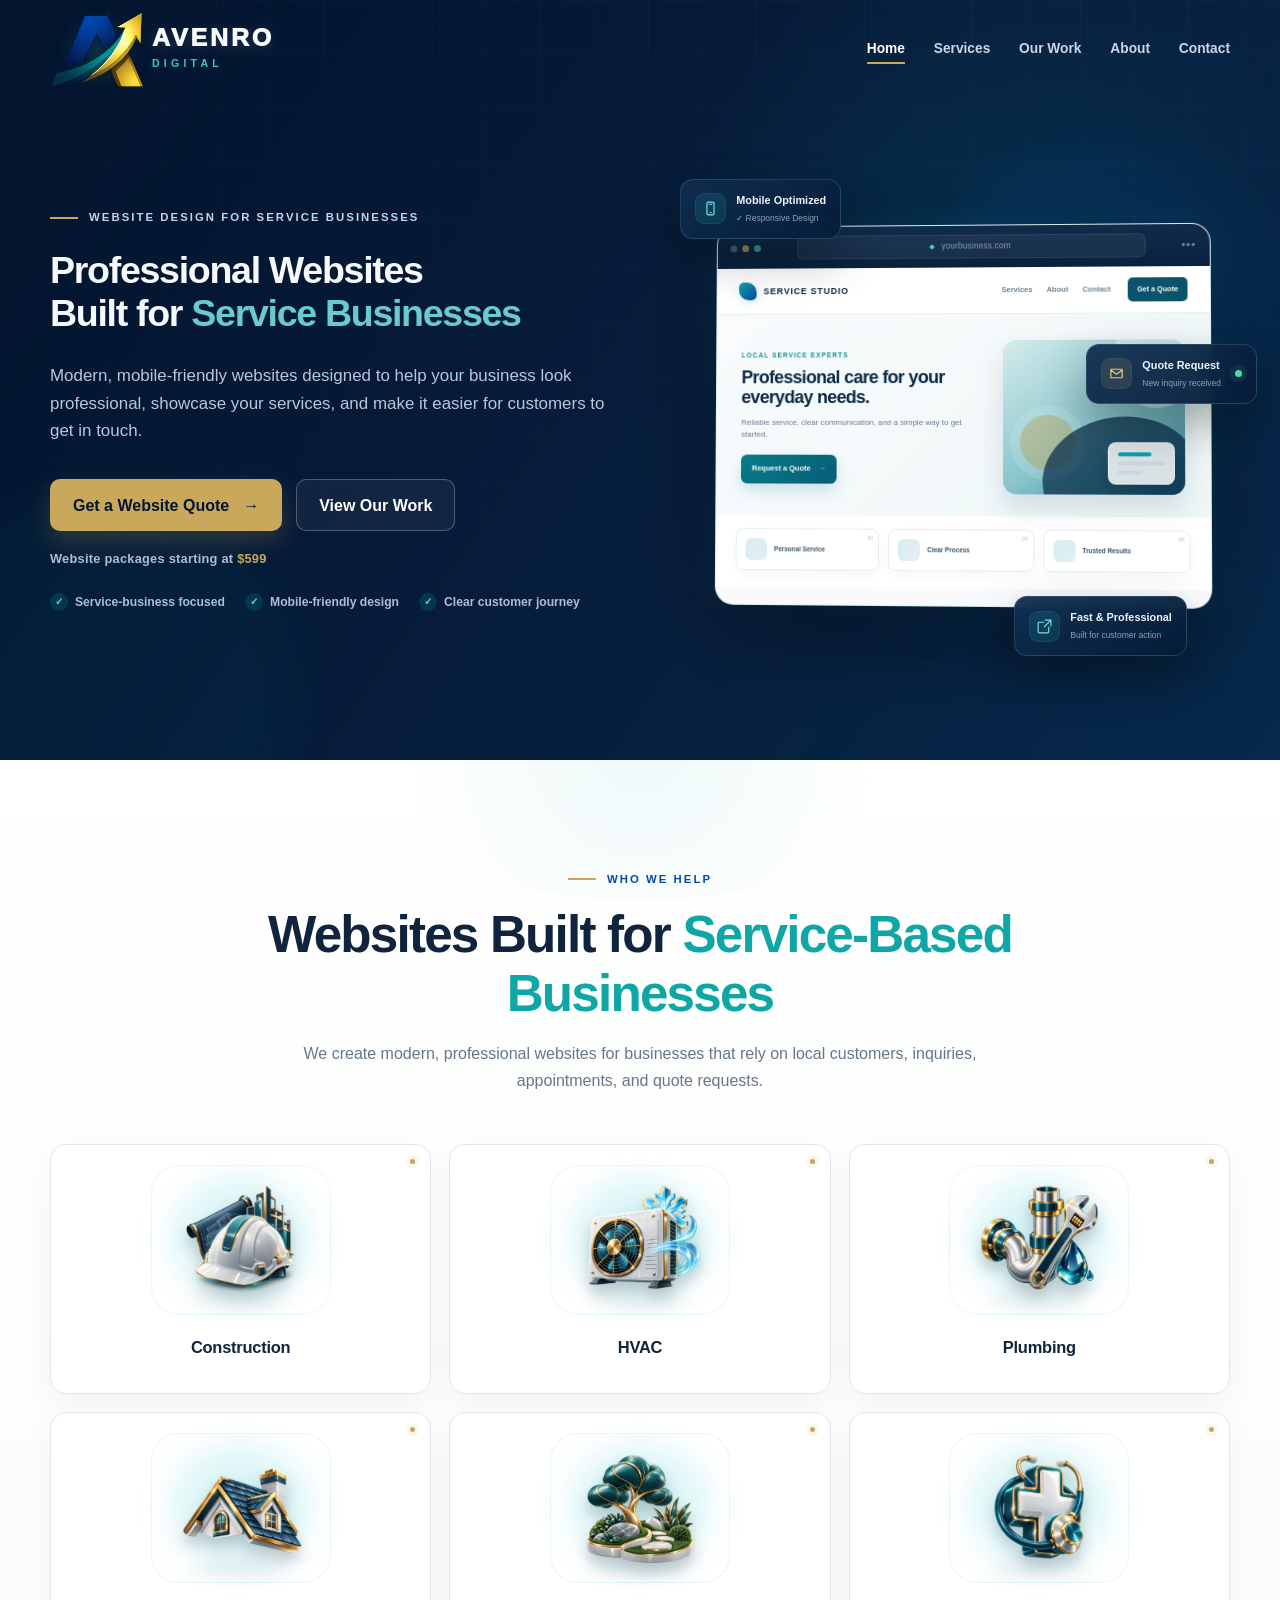
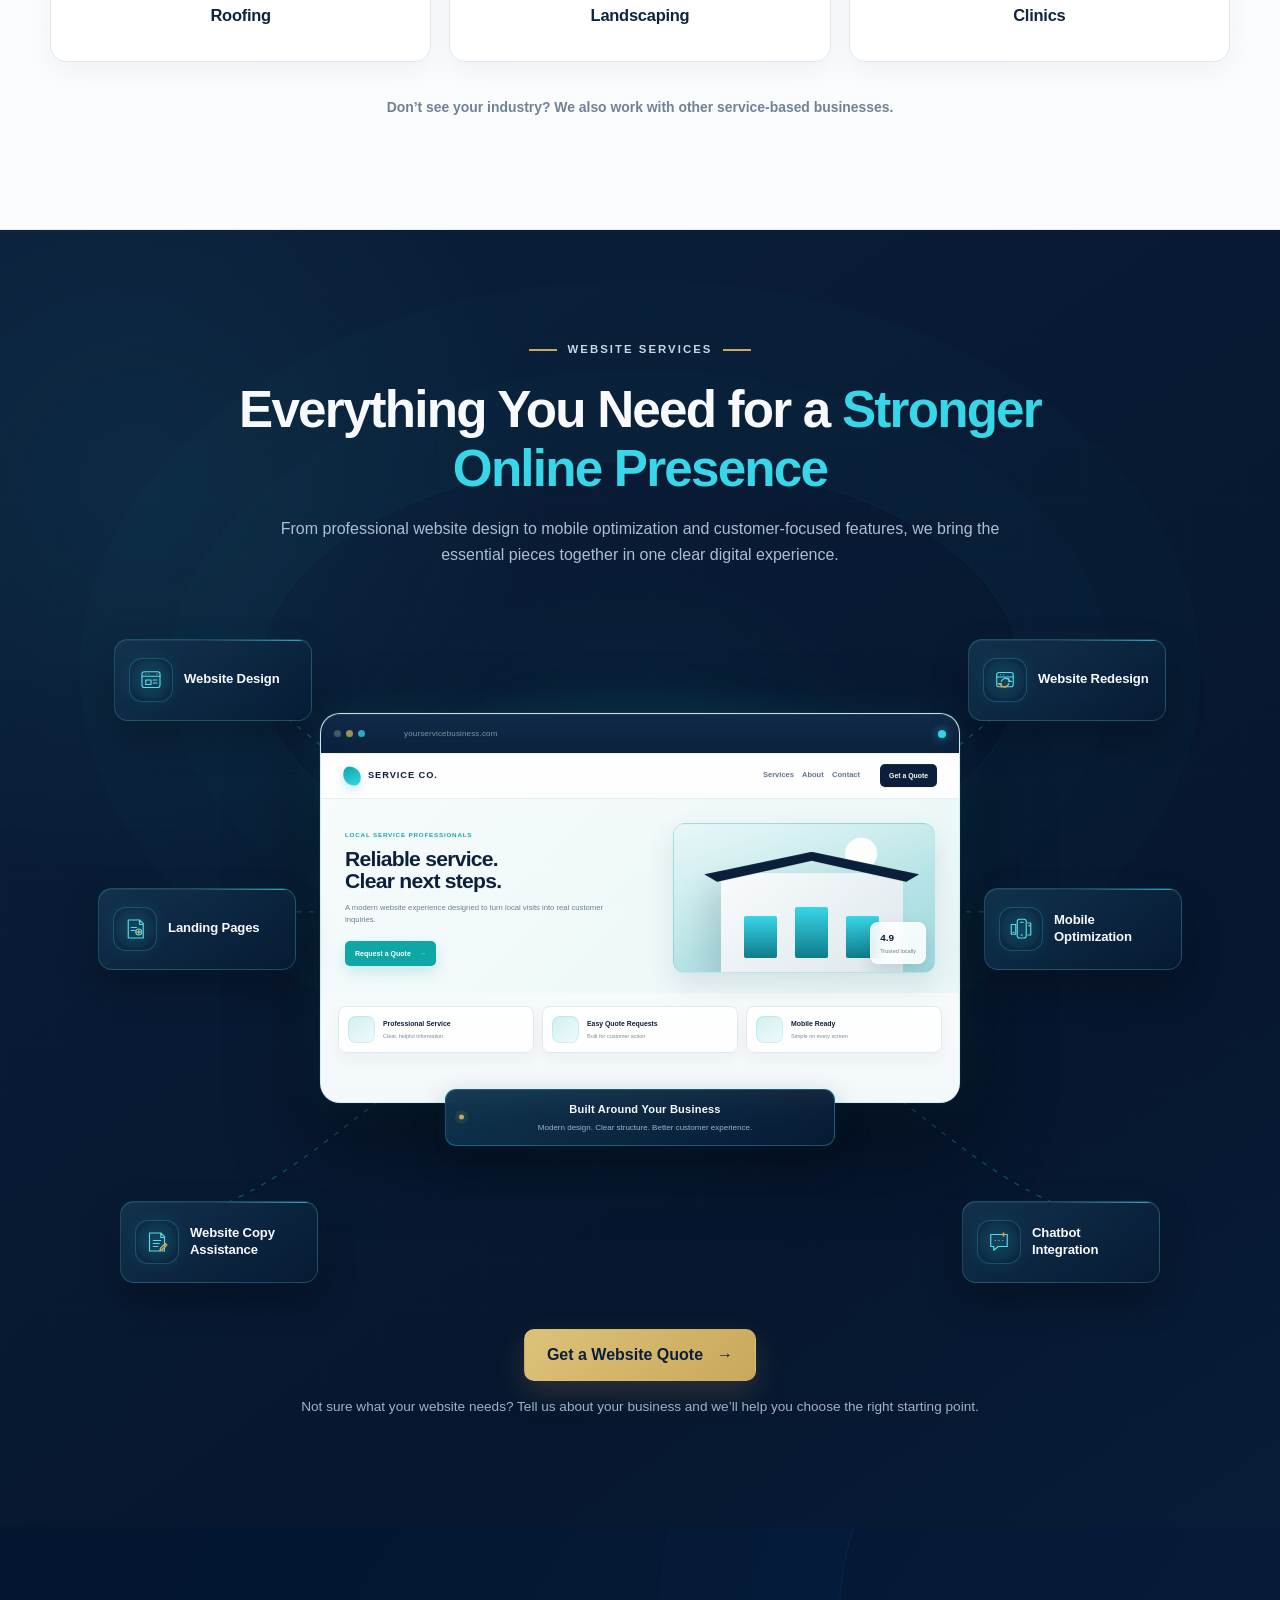
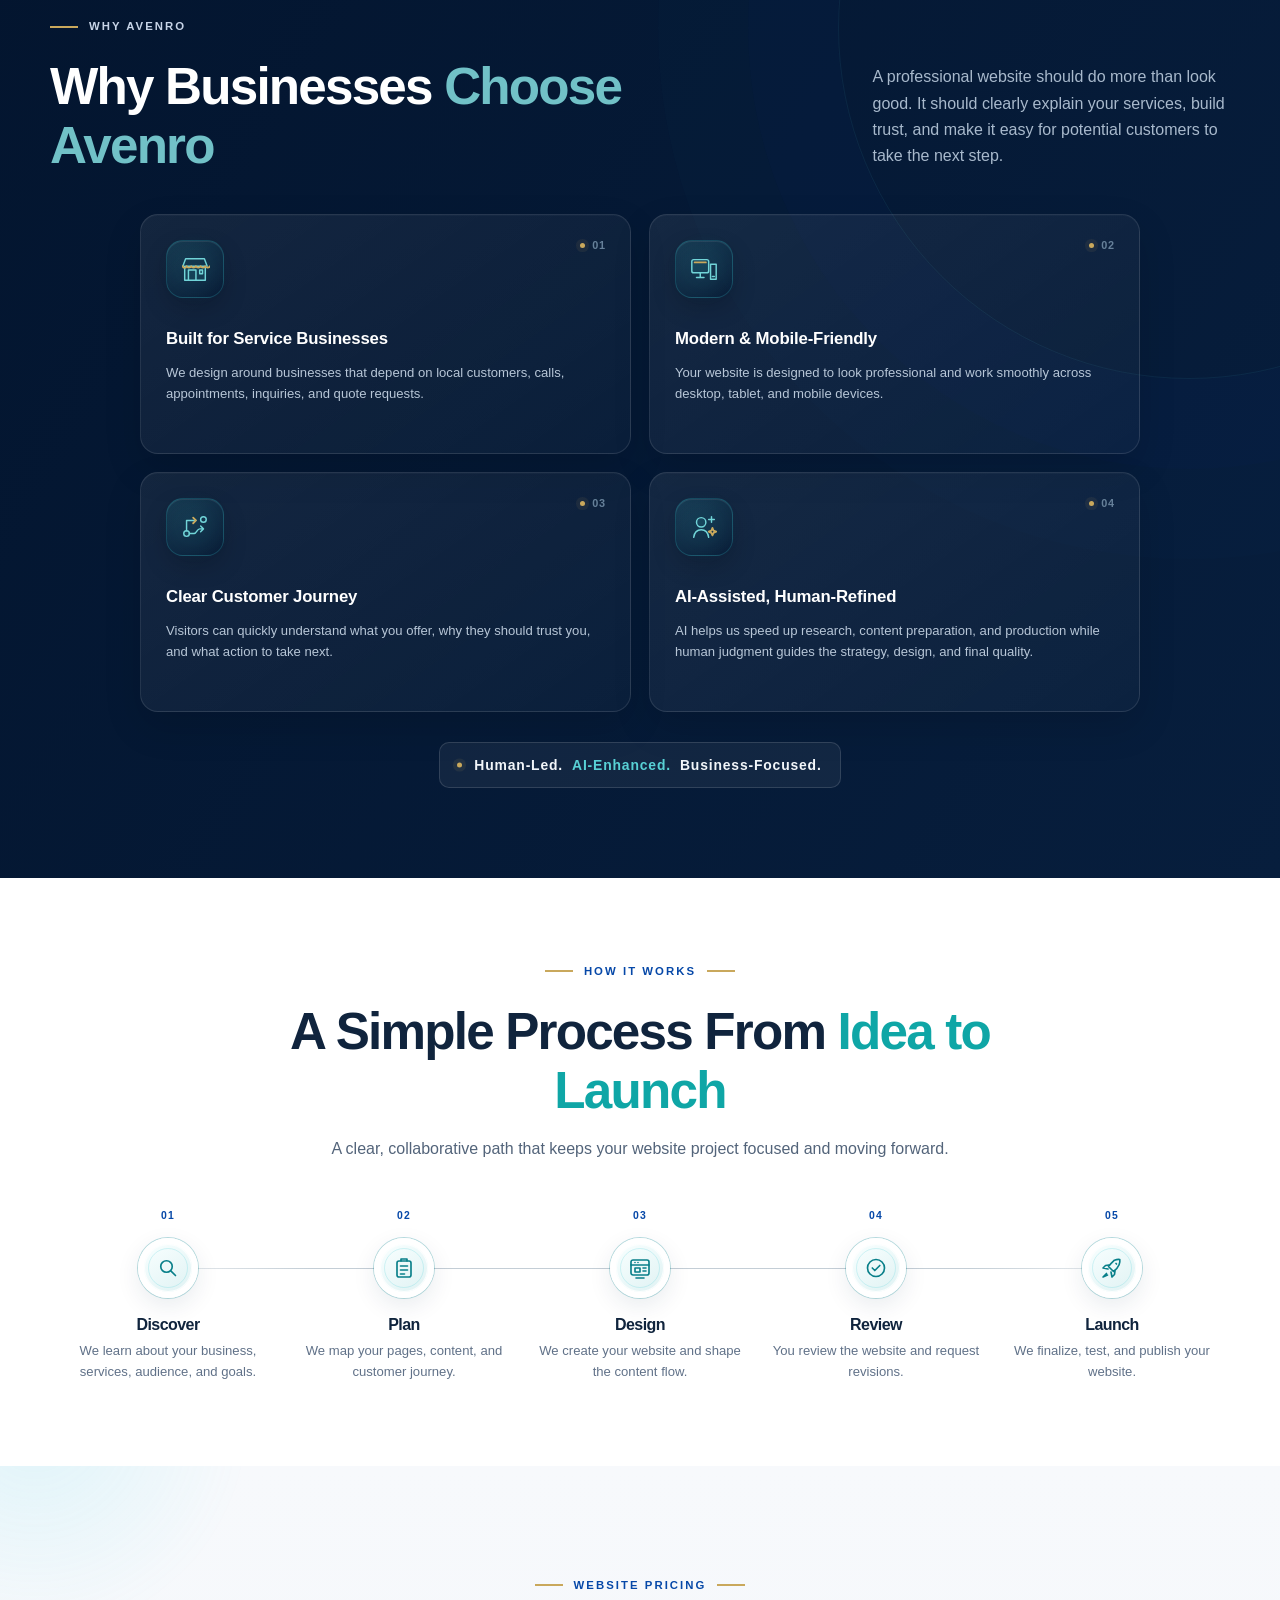
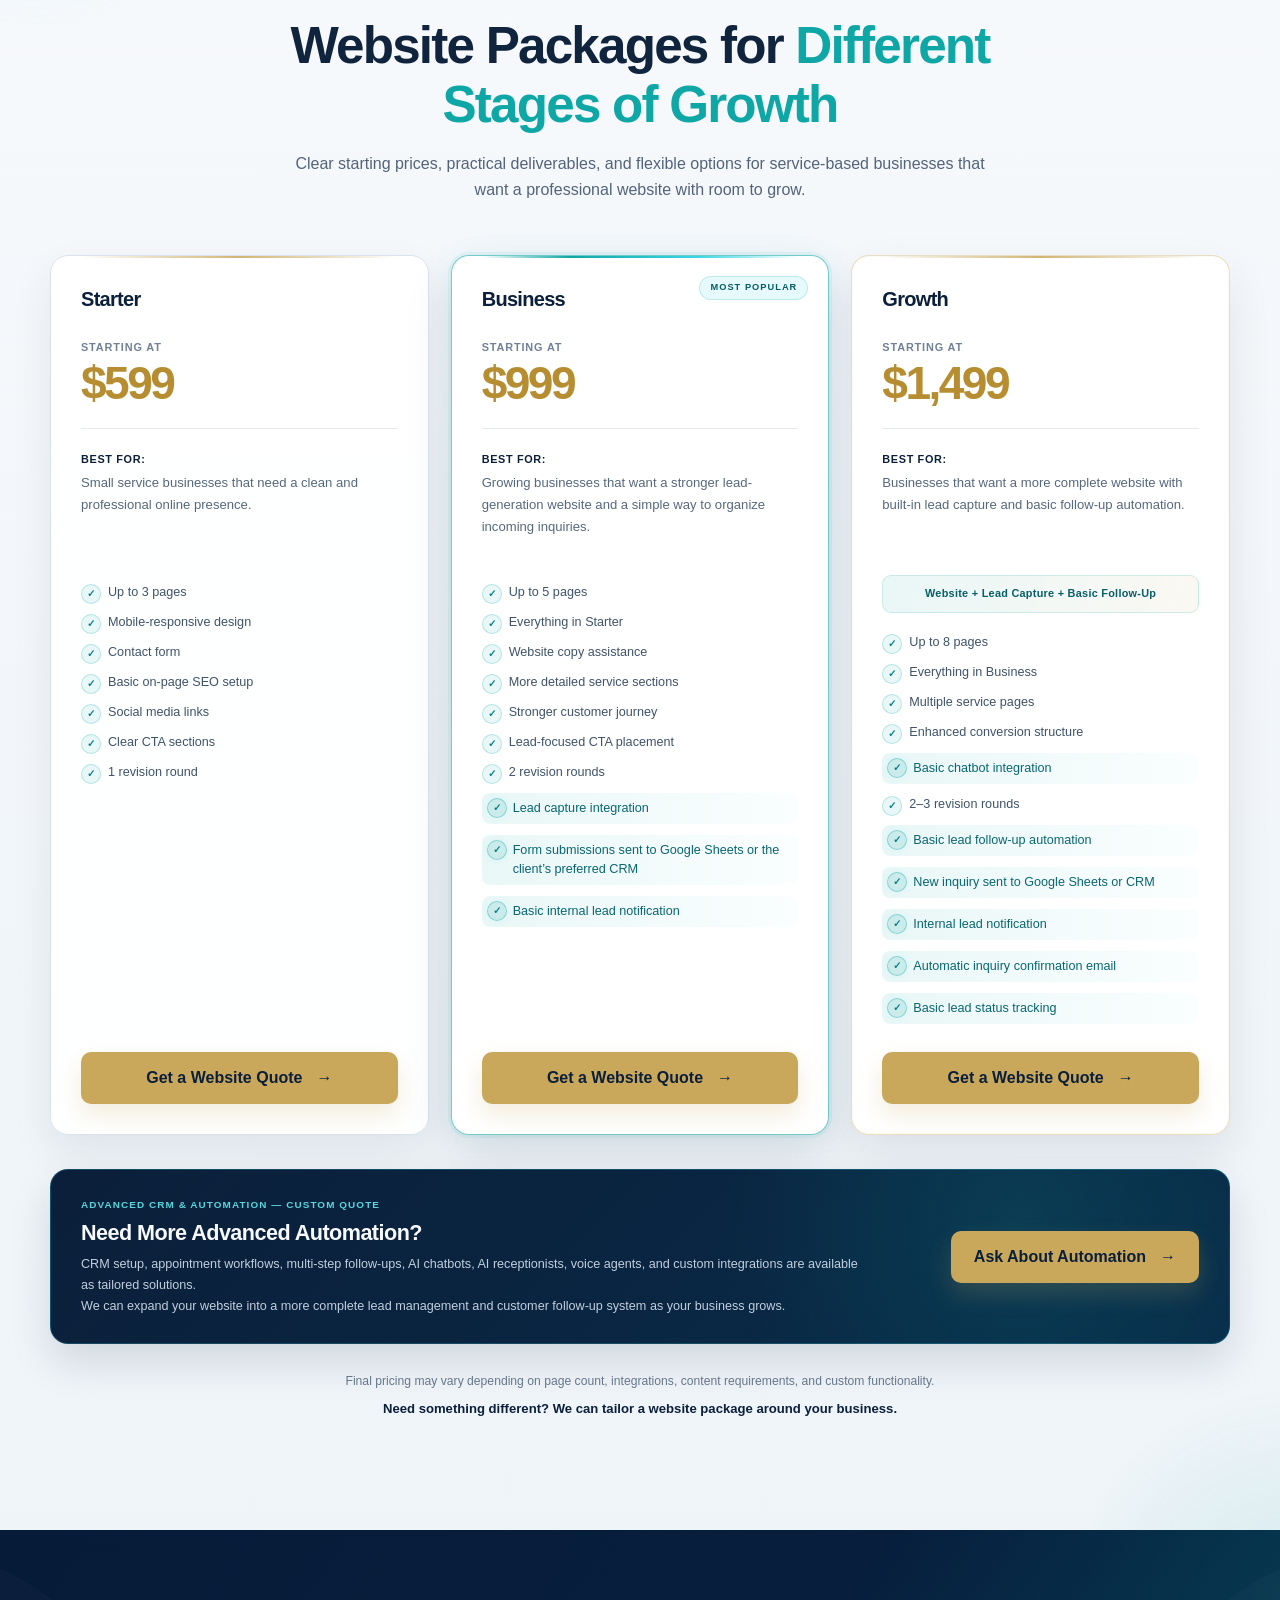
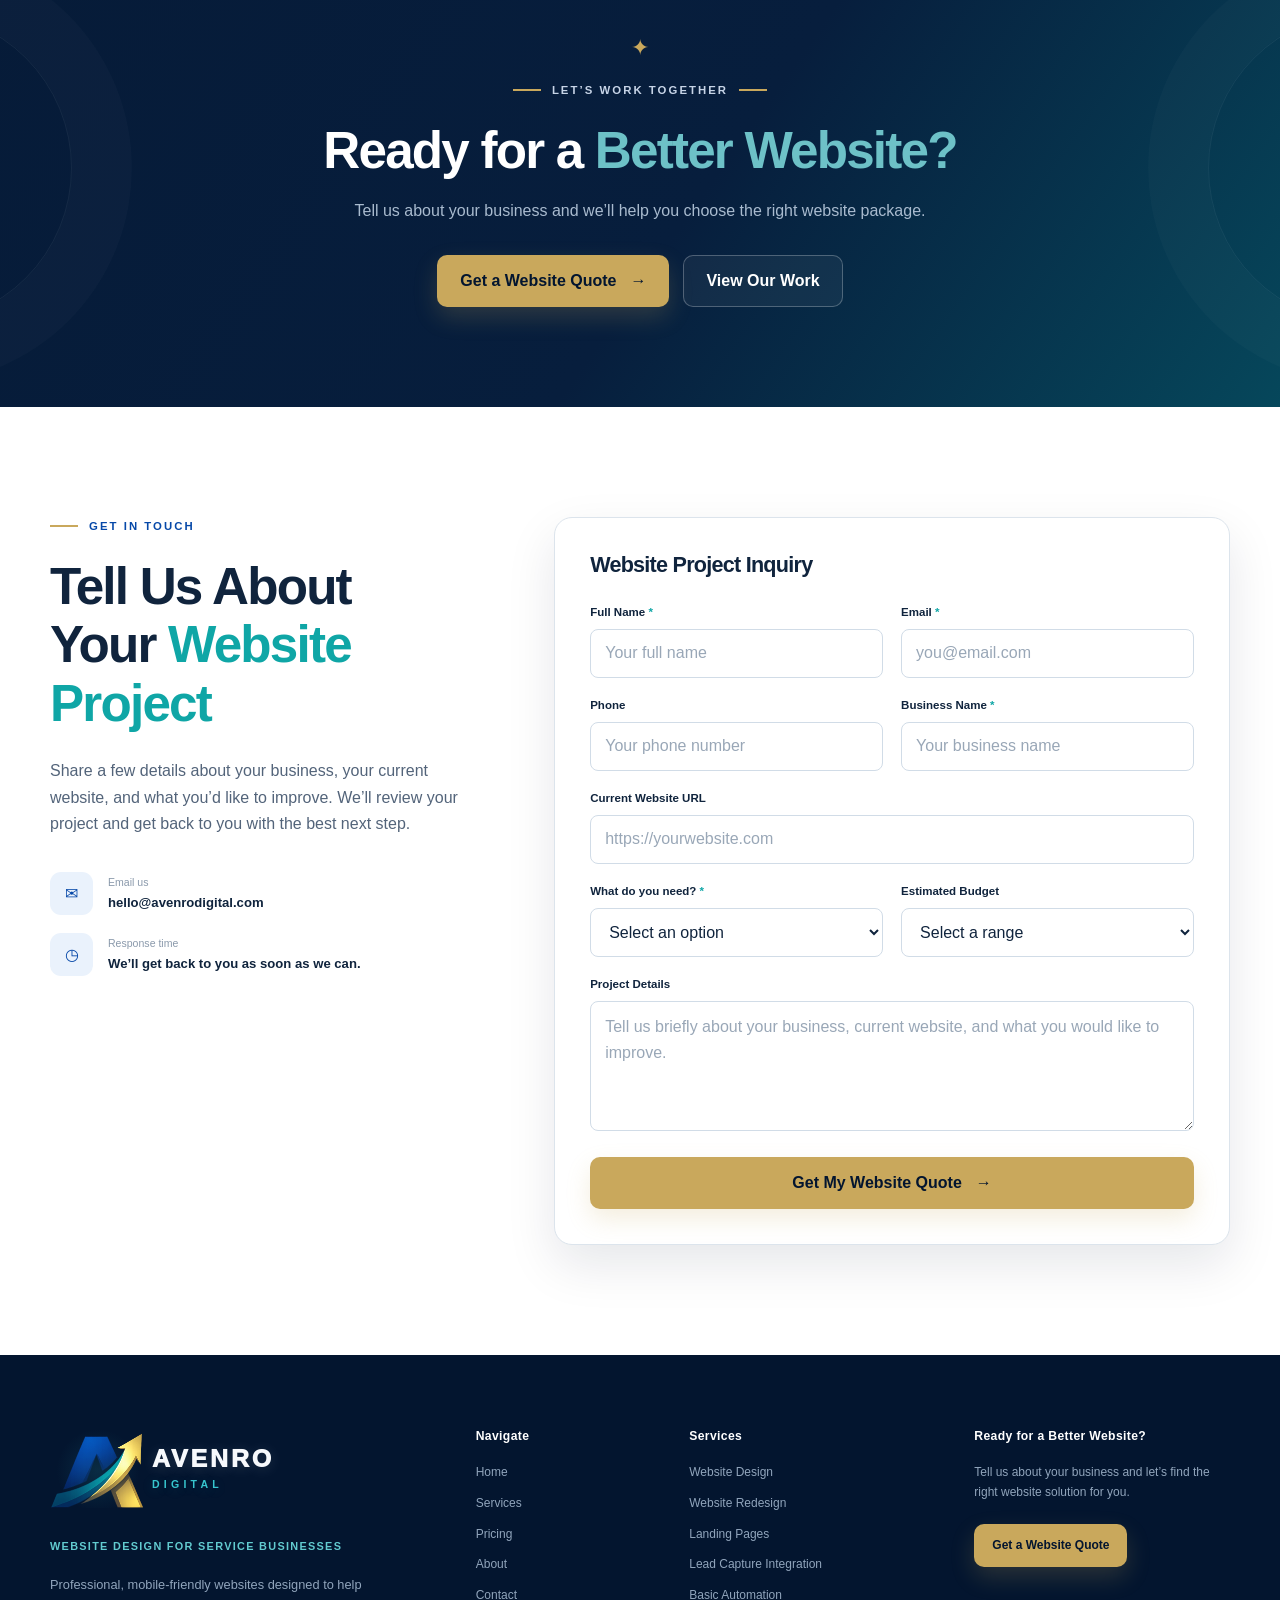
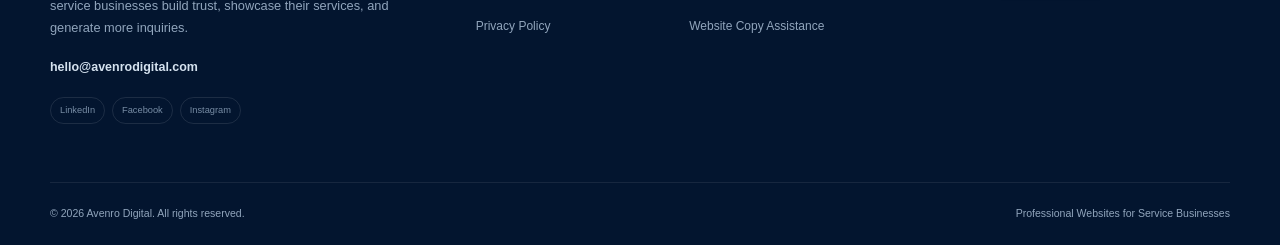
<file: index.html>
<!doctype html>
<html lang="en">
<head>
  <meta charset="utf-8">
  <meta name="viewport" content="width=device-width, initial-scale=1">
  <title>Avenro Digital | Smart Systems & Creative Solutions</title>
  <meta name="description" content="Avenro Digital helps service-based businesses simplify operations and grow through automation, websites, content, and creative digital support.">
  <meta name="theme-color" content="#03152F">
  <meta property="og:type" content="website">
  <meta property="og:title" content="Avenro Digital | Smart Systems & Creative Solutions">
  <meta property="og:description" content="Digital systems and creative support that help service-based businesses simplify operations and strengthen their online presence.">
  <!-- Replace with a dedicated 1200x630 social preview image when available. -->
  <meta property="og:image" content="assets/images/avenro-logo.png">
  <meta property="og:url" content="https://avenrodigital.com/">
  <link rel="icon" type="image/png" href="assets/images/avenro-logo.png">
  <link rel="stylesheet" href="styles.css?v=20260917-4">
  <script src="script.js?v=20260917-1" defer></script>
</head>
<body>
  <a class="skip-link" href="#main-content">Skip to main content</a>

  <header class="site-header" data-header>
    <nav class="container navbar" aria-label="Primary navigation">
      <a class="brand" href="#home" aria-label="Avenro Digital home">
        <span class="brand-mark" aria-hidden="true"><img src="assets/images/avenro-logo.png" alt=""></span>
        <span class="brand-name">AVENRO <small>DIGITAL</small></span>
      </a>

      <button class="menu-toggle" type="button" aria-expanded="false" aria-controls="nav-menu" aria-label="Open navigation menu">
        <span></span><span></span><span></span>
      </button>

      <div class="nav-menu" id="nav-menu" data-nav-menu>
        <ul class="nav-links">
          <li><a class="active" href="#home">Home</a></li>
          <li><a href="#services">Services</a></li>
          <li><a href="#work">Our Work</a></li>
          <li><a href="#about">About</a></li>
          <li><a href="#contact">Contact</a></li>
        </ul>
      </div>
    </nav>
  </header>

  <main id="main-content">
    <section class="hero" id="home">
      <div class="hero-glow hero-glow-one" aria-hidden="true"></div>
      <div class="hero-glow hero-glow-two" aria-hidden="true"></div>
      <div class="container hero-grid">
        <div class="hero-copy reveal">
          <p class="eyebrow"><span></span> Website design for service businesses</p>
          <h1 class="hero-title">
            <span>Professional Websites</span>
            <span><span class="hero-title-prefix">Built for</span> <em>Service Businesses</em></span>
          </h1>
          <p class="hero-lead">Modern, mobile-friendly websites designed to help your business look professional, showcase your services, and make it easier for customers to get in touch.</p>
          <div class="button-group">
            <a class="button button-primary" href="#contact">Get a Website Quote <span aria-hidden="true">→</span></a>
            <a class="button button-secondary" href="#work">View Our Work</a>
          </div>
          <p class="hero-pricing">Website packages starting at <strong>$599</strong></p>
          <div class="hero-trust" aria-label="Our approach">
            <span><i aria-hidden="true">✓</i> Service-business focused</span>
            <span><i aria-hidden="true">✓</i> Mobile-friendly design</span>
            <span><i aria-hidden="true">✓</i> Clear customer journey</span>
          </div>
        </div>

        <div class="system-visual website-visual reveal delay-one" role="img" aria-label="Preview of a modern service-business website">
          <div class="website-visual-glow" aria-hidden="true"></div>

          <div class="website-browser">
            <div class="browser-bar" aria-hidden="true">
              <span class="browser-dots"><i></i><i></i><i></i></span>
              <span class="browser-address"><i>◆</i> yourbusiness.com</span>
              <span class="browser-menu">•••</span>
            </div>

            <div class="website-page">
              <div class="mock-site-nav">
                <span class="mock-site-brand"><i></i> SERVICE STUDIO</span>
                <span class="mock-site-links"><i>Services</i><i>About</i><i>Contact</i></span>
                <span class="mock-nav-cta">Get a Quote</span>
              </div>

              <div class="mock-site-hero">
                <div class="mock-site-copy">
                  <span class="mock-site-eyebrow">LOCAL SERVICE EXPERTS</span>
                  <strong>Professional care for your everyday needs.</strong>
                  <p>Reliable service, clear communication, and a simple way to get started.</p>
                  <span class="mock-site-cta">Request a Quote <i>→</i></span>
                </div>
                <div class="mock-site-image" aria-hidden="true">
                  <span class="mock-image-shape mock-image-shape-one"></span>
                  <span class="mock-image-shape mock-image-shape-two"></span>
                  <span class="mock-image-card"><i></i><i></i><i></i></span>
                </div>
              </div>

              <div class="mock-services" aria-hidden="true">
                <div><span>01</span><i></i><b>Personal Service</b></div>
                <div><span>02</span><i></i><b>Clear Process</b></div>
                <div><span>03</span><i></i><b>Trusted Results</b></div>
              </div>
            </div>
          </div>

          <div class="website-float-card website-float-mobile">
            <span class="website-card-icon" aria-hidden="true">
              <svg viewBox="0 0 24 24"><rect x="7" y="3" width="10" height="18" rx="2"/><path d="M10 6h4M11 18h2"/></svg>
            </span>
            <div><strong>Mobile Optimized</strong><small><i aria-hidden="true">✓</i> Responsive Design</small></div>
          </div>

          <div class="website-float-card website-float-inquiry">
            <span class="website-card-icon website-card-icon-gold" aria-hidden="true">
              <svg viewBox="0 0 24 24"><path d="M4 6h16v12H4zM4 7l8 6 8-6"/></svg>
            </span>
            <div><strong>Quote Request</strong><small>New inquiry received</small></div>
            <span class="website-notification" aria-hidden="true"></span>
          </div>

          <div class="website-float-card website-float-action">
            <span class="website-card-icon" aria-hidden="true">
              <svg viewBox="0 0 24 24"><path d="M13 3h8v8M21 3l-9 9M18 13v6a2 2 0 0 1-2 2H5a2 2 0 0 1-2-2V8a2 2 0 0 1 2-2h6"/></svg>
            </span>
            <div><strong>Fast &amp; Professional</strong><small>Built for customer action</small></div>
          </div>
        </div>
      </div>
    </section>

    <section class="section audience">
      <div class="container">
        <div class="audience-heading reveal">
          <p class="eyebrow dark centered"><span></span> Who we help</p>
          <h2>Websites Built for <em>Service-Based Businesses</em></h2>
          <p>We create modern, professional websites for businesses that rely on local customers, inquiries, appointments, and quote requests.</p>
        </div>

        <div class="audience-grid">
          <article class="audience-card reveal">
            <span class="audience-icon" aria-hidden="true">
              <img src="assets/images/industries/construction-3d.png" alt="" width="1254" height="1254" loading="lazy" decoding="async">
            </span>
            <h3 class="audience-name">Construction</h3>
          </article>

          <article class="audience-card reveal delay-one">
            <span class="audience-icon" aria-hidden="true">
              <img src="assets/images/industries/hvac-3d.png" alt="" width="1254" height="1254" loading="lazy" decoding="async">
            </span>
            <h3 class="audience-name">HVAC</h3>
          </article>

          <article class="audience-card reveal delay-two">
            <span class="audience-icon" aria-hidden="true">
              <img src="assets/images/industries/plumbing-3d.png" alt="" width="1254" height="1254" loading="lazy" decoding="async">
            </span>
            <h3 class="audience-name">Plumbing</h3>
          </article>

          <article class="audience-card reveal">
            <span class="audience-icon" aria-hidden="true">
              <img src="assets/images/industries/roofing-3d.png" alt="" width="1254" height="1254" loading="lazy" decoding="async">
            </span>
            <h3 class="audience-name">Roofing</h3>
          </article>

          <article class="audience-card reveal delay-one">
            <span class="audience-icon" aria-hidden="true">
              <img src="assets/images/industries/landscaping-3d.png" alt="" width="1254" height="1254" loading="lazy" decoding="async">
            </span>
            <h3 class="audience-name">Landscaping</h3>
          </article>

          <article class="audience-card reveal delay-two">
            <span class="audience-icon" aria-hidden="true">
              <img src="assets/images/industries/clinics-3d.png" alt="" width="1254" height="1254" loading="lazy" decoding="async">
            </span>
            <h3 class="audience-name">Clinics</h3>
          </article>
        </div>

        <p class="audience-note reveal">Don’t see your industry? We also work with other service-based businesses.</p>
      </div>
    </section>

    <section class="section services" id="services">
      <div class="container">
        <div class="services-heading reveal">
          <p class="eyebrow centered"><span></span> Website services <span></span></p>
          <h2>Everything You Need for a <em>Stronger Online Presence</em></h2>
          <p>From professional website design to mobile optimization and customer-focused features, we bring the essential pieces together in one clear digital experience.</p>
        </div>

        <div class="services-showcase reveal" data-services-showcase>
          <div class="services-showcase-glow" aria-hidden="true"></div>
          <svg class="services-connection-map" viewBox="0 0 1200 760" preserveAspectRatio="none" aria-hidden="true">
            <path d="M163 78 C226 98 264 145 322 188"/>
            <path d="M1037 78 C974 98 936 145 878 188"/>
            <path d="M147 326 C205 326 238 326 292 326"/>
            <path d="M1053 326 C995 326 962 326 908 326"/>
            <path d="M169 638 C252 602 300 548 362 505"/>
            <path d="M1031 638 C948 602 900 548 838 505"/>
          </svg>

          <div class="service-browser-shell" data-service-depth="0.34">
            <div class="service-browser-motion">
              <div class="service-browser" aria-label="Example service-business website preview">
                <div class="service-browser-bar" aria-hidden="true">
                  <div class="service-browser-dots"><i></i><i></i><i></i></div>
                  <span>yourservicebusiness.com</span>
                  <i class="service-browser-status"></i>
                </div>
                <div class="service-site-preview">
                  <div class="service-site-nav">
                    <span class="service-site-brand"><i></i> SERVICE CO.</span>
                    <span class="service-site-links">Services&nbsp;&nbsp;&nbsp; About&nbsp;&nbsp;&nbsp; Contact</span>
                    <span class="service-site-nav-cta">Get a Quote</span>
                  </div>
                  <div class="service-site-hero">
                    <div class="service-site-copy">
                      <span>LOCAL SERVICE PROFESSIONALS</span>
                      <strong>Reliable service.<br>Clear next steps.</strong>
                      <p>A modern website experience designed to turn local visits into real customer inquiries.</p>
                      <i>Request a Quote <b>→</b></i>
                    </div>
                    <div class="service-site-image" aria-hidden="true">
                      <div class="service-image-sky"></div>
                      <div class="service-image-building"><i></i><i></i><i></i></div>
                      <div class="service-image-badge"><b>4.9</b><span>Trusted locally</span></div>
                    </div>
                  </div>
                  <div class="service-site-cards" aria-hidden="true">
                    <div><i></i><span><b>Professional Service</b><small>Clear, helpful information</small></span></div>
                    <div><i></i><span><b>Easy Quote Requests</b><small>Built for customer action</small></span></div>
                    <div><i></i><span><b>Mobile Ready</b><small>Simple on every screen</small></span></div>
                  </div>
                </div>
              </div>
              <div class="service-browser-note">
                <span>Built Around Your Business</span>
                <small>Modern design. Clear structure. Better customer experience.</small>
              </div>
            </div>
          </div>

          <article class="service-float service-float-design" data-service-depth="0.78">
            <div class="service-float-motion"><div class="service-float-card">
              <div class="service-float-icon" aria-hidden="true">
                <svg viewBox="0 0 32 32"><rect x="4" y="5" width="24" height="21" rx="3"/><path d="M4 11h24M9 8h.01M13 8h.01M9 16h7v6H9zM19 16h5M19 20h5"/><path class="service-float-accent" d="M24 8h.01"/></svg>
              </div>
              <h3>Website Design</h3>
            </div>
            </div>
          </article>

          <article class="service-float service-float-redesign" data-service-depth="0.82">
            <div class="service-float-motion"><div class="service-float-card">
              <div class="service-float-icon" aria-hidden="true">
                <svg viewBox="0 0 32 32"><rect x="5" y="6" width="22" height="19" rx="3"/><path d="M5 12h22M10 9h.01M14 9h.01M11 18a6 6 0 0 1 9.7-2.7L23 17.5M21 14v4h4"/><path class="service-float-accent" d="M21 21a6 6 0 0 1-9.7 2.7L9 21.5M11 25v-4H7"/></svg>
              </div>
              <h3>Website Redesign</h3>
            </div>
            </div>
          </article>

          <article class="service-float service-float-landing" data-service-depth="0.68">
            <div class="service-float-motion"><div class="service-float-card">
              <div class="service-float-icon" aria-hidden="true">
                <svg viewBox="0 0 32 32"><path d="M7 4h15l5 5v19H7zM22 4v6h5M11 14h7M11 18h5"/><circle cx="21" cy="20" r="4"/><path class="service-float-accent" d="M21 17.5v5M18.5 20h5"/></svg>
              </div>
              <h3>Landing Pages</h3>
            </div>
            </div>
          </article>

          <article class="service-float service-float-mobile" data-service-depth="0.72">
            <div class="service-float-motion"><div class="service-float-card">
              <div class="service-float-icon" aria-hidden="true">
                <svg viewBox="0 0 32 32"><rect x="11" y="3" width="12" height="25" rx="3"/><path d="M15 7h4M16 24h2M3 10h6v13H3zM25 8h4v16h-4"/><path class="service-float-accent" d="M5.5 20.5h1M26.5 11.5h1"/></svg>
              </div>
              <h3>Mobile Optimization</h3>
            </div>
            </div>
          </article>

          <article class="service-float service-float-copy" data-service-depth="0.88">
            <div class="service-float-motion"><div class="service-float-card">
              <div class="service-float-icon" aria-hidden="true">
                <svg viewBox="0 0 32 32"><path d="M6 4h15l5 5v19H6zM21 4v6h5M11 14h10M11 18h8M11 22h6"/><path class="service-float-accent" d="m21 24 6-6 2 2-6 6-3 1z"/></svg>
              </div>
              <h3>Website Copy Assistance</h3>
            </div>
            </div>
          </article>

          <article class="service-float service-float-chatbot" data-service-depth="0.76">
            <div class="service-float-motion"><div class="service-float-card">
              <div class="service-float-icon" aria-hidden="true">
                <svg viewBox="0 0 32 32"><path d="M5 6h22v16H15l-6 5v-5H5zM11 14h.01M16 14h.01M21 14h.01"/><path class="service-float-accent" d="M22 4v4M20 6h4"/></svg>
              </div>
              <h3>Chatbot Integration</h3>
            </div>
            </div>
          </article>
        </div>

        <div class="services-action reveal">
          <a class="button services-quote-button" href="#contact">Get a Website Quote <span aria-hidden="true">→</span></a>
          <p>Not sure what your website needs? Tell us about your business and we’ll help you choose the right starting point.</p>
        </div>
      </div>
    </section>

    <section class="section why-us">
      <div class="container">
        <div class="section-heading why-heading reveal">
          <div>
            <p class="eyebrow"><span></span> Why Avenro</p>
            <h2>Why Businesses <em>Choose Avenro</em></h2>
          </div>
          <p>A professional website should do more than look good. It should clearly explain your services, build trust, and make it easy for potential customers to take the next step.</p>
        </div>

        <div class="benefit-list">
          <article class="benefit-item reveal">
            <span class="benefit-number">01</span>
            <div class="benefit-icon" aria-hidden="true">
              <svg viewBox="0 0 32 32"><path class="benefit-icon-fill" d="M5 13h22v15H5z"/><path d="M5 13h22v15H5zM3 13l3-8h20l3 8M9 28V17h8v11M21 17h3v4h-3z"/><path class="benefit-icon-accent" d="M3 13c0 2 3 3 4 0 1 2 4 2 5 0 1 2 4 2 5 0 1 2 4 2 5 0 1 2 4 2 5 0 1 2 4 2 5 0"/></svg>
            </div>
            <h3>Built for Service Businesses</h3>
            <p>We design around businesses that depend on local customers, calls, appointments, inquiries, and quote requests.</p>
          </article>

          <article class="benefit-item reveal delay-one">
            <span class="benefit-number">02</span>
            <div class="benefit-icon" aria-hidden="true">
              <svg viewBox="0 0 32 32"><rect class="benefit-icon-fill" x="3" y="6" width="18" height="14" rx="2"/><rect x="3" y="6" width="18" height="14" rx="2"/><path d="M8 25h8M12 20v5M23 11h6v16h-6zM25 24h2"/><path class="benefit-icon-accent" d="M6 9h12"/></svg>
            </div>
            <h3>Modern &amp; Mobile-Friendly</h3>
            <p>Your website is designed to look professional and work smoothly across desktop, tablet, and mobile devices.</p>
          </article>

          <article class="benefit-item reveal delay-two">
            <span class="benefit-number">03</span>
            <div class="benefit-icon" aria-hidden="true">
              <svg viewBox="0 0 32 32"><circle class="benefit-icon-fill" cx="7" cy="23" r="3"/><circle cx="7" cy="23" r="3"/><circle cx="25" cy="8" r="3"/><path d="M10 23h5c3 0 3-5 6-5h4M22 15l3 3-3 3M7 20V9h10"/><path class="benefit-icon-accent" d="m14 6 3 3-3 3"/></svg>
            </div>
            <h3>Clear Customer Journey</h3>
            <p>Visitors can quickly understand what you offer, why they should trust you, and what action to take next.</p>
          </article>

          <article class="benefit-item reveal">
            <span class="benefit-number">04</span>
            <div class="benefit-icon" aria-hidden="true">
              <svg viewBox="0 0 32 32"><circle class="benefit-icon-fill" cx="13" cy="11" r="5"/><circle cx="13" cy="11" r="5"/><path d="M5 27c.8-5 3.4-8 8-8s7.2 3 8 8M24 5v6M21 8h6"/><path class="benefit-icon-accent" d="m25 17 1.2 2.8L29 21l-2.8 1.2L25 25l-1.2-2.8L21 21l2.8-1.2z"/></svg>
            </div>
            <h3>AI-Assisted, Human-Refined</h3>
            <p>AI helps us speed up research, content preparation, and production while human judgment guides the strategy, design, and final quality.</p>
          </article>

        </div>

        <p class="why-principle reveal"><span>Human-Led.</span> <em>AI-Enhanced.</em> <span>Business-Focused.</span></p>
      </div>
    </section>

    <section class="section process" id="process">
      <div class="container">
        <div class="center-heading reveal">
          <p class="eyebrow dark centered"><span></span> How it works <span></span></p>
          <h2>A Simple Process From <em>Idea to Launch</em></h2>
          <p>A clear, collaborative path that keeps your website project focused and moving forward.</p>
        </div>
        <ol class="process-list">
          <li class="reveal"><span class="step-number">01</span><span class="step-icon" aria-hidden="true"><svg viewBox="0 0 24 24"><circle cx="10.5" cy="10.5" r="5.75"/><path d="m14.8 14.8 4.7 4.7"/></svg></span><h3>Discover</h3><p>We learn about your business, services, audience, and goals.</p></li>
          <li class="reveal"><span class="step-number">02</span><span class="step-icon" aria-hidden="true"><svg viewBox="0 0 24 24"><rect x="5" y="5" width="14" height="16" rx="2"/><path d="M9 5V3h6v2M8.5 10h7M8.5 14h7M8.5 18h4"/></svg></span><h3>Plan</h3><p>We map your pages, content, and customer journey.</p></li>
          <li class="reveal"><span class="step-number">03</span><span class="step-icon" aria-hidden="true"><svg viewBox="0 0 24 24"><rect x="3" y="4" width="18" height="15" rx="2"/><path d="M3 9h18M7 6.5h.01M10 6.5h.01M7 12h5v4H7zM15 12h3M15 15h3M8 22h8"/></svg></span><h3>Design</h3><p>We create your website and shape the content flow.</p></li>
          <li class="reveal"><span class="step-number">04</span><span class="step-icon" aria-hidden="true"><svg viewBox="0 0 24 24"><circle cx="12" cy="12" r="8.5"/><path d="m8.3 12 2.5 2.5 5-5"/></svg></span><h3>Review</h3><p>You review the website and request revisions.</p></li>
          <li class="reveal"><span class="step-number">05</span><span class="step-icon" aria-hidden="true"><svg viewBox="0 0 24 24"><path d="M14.5 4.2c2.1-.8 3.8-.9 5.3-.7.2 1.5.1 3.2-.7 5.3-1 2.5-3 4.8-5.6 6.7l-5-5c1.9-2.6 4.2-4.6 6-6.3Z"/><path d="M9 9 5.5 9.5 3 12l5 1M15 15l-.5 3.5L12 21l-1-5M16 7.5l.5.5M6.5 17.5 3 21l4.5-2"/></svg></span><h3>Launch</h3><p>We finalize, test, and publish your website.</p></li>
        </ol>
      </div>
    </section>

    <!-- Temporarily hidden while the portfolio is rebuilt around website projects. -->
    <section class="section work" id="work" hidden>
      <div class="container">
        <div class="section-heading reveal">
          <div><p class="eyebrow"><span></span> Our work</p><h2>Selected Projects and <em>Digital Solutions</em></h2></div>
          <p>Examples of the focused, practical solutions we build for service-based businesses.</p>
        </div>
        <div class="project-grid">
          <article class="project-card project-card-has-image reveal">
            <div class="project-media project-media-image">
              <img class="project-featured-image" src="assets/images/motioncare/motioncare-landing-page.png" alt="MotionCare clinic automation landing page preview" loading="lazy">
            </div>
            <div class="project-body">
              <p class="project-category">Sample Automation System</p><h3>MotionCare Clinic Automation</h3>
              <p>A sample clinic automation system featuring a landing page, inquiry form, CRM pipeline, booking workflows, appointment reminders, no-show handling, and workflow process maps.</p>
              <button class="text-link project-link project-modal-open" type="button" data-project-modal-open="motioncare" aria-haspopup="dialog" aria-controls="project-gallery-modal">View Project <span aria-hidden="true">↗</span></button>
            </div>
          </article>
          <article class="project-card project-card-has-image reveal delay-one">
            <div class="project-media project-media-image">
              <img class="project-featured-image project-featured-image-glow-haven" src="assets/images/glow-haven/glow-haven-landing-page.png" alt="Glow Haven spa and salon landing page preview" loading="lazy">
            </div>
            <div class="project-body">
              <p class="project-category">Portfolio Build</p><h3>Glow Haven Booking &amp; Automation System</h3>
              <p>A complete booking and automation portfolio build featuring landing and booking pages, inquiry forms, CRM pipelines, appointment workflows, follow-ups, review requests, and rebooking systems.</p>
              <button class="text-link project-link project-modal-open" type="button" data-project-modal-open="glow-haven" aria-haspopup="dialog" aria-controls="project-gallery-modal">View Project <span aria-hidden="true">↗</span></button>
            </div>
          </article>
          <article class="project-card project-card-has-image reveal delay-one">
            <div class="project-media project-media-image">
              <img class="project-featured-image project-featured-image-social-media" src="assets/images/social-media/promo-graphic-02.png.png" alt="Branded spa promotional graphic preview" loading="lazy">
            </div>
            <div class="project-body">
              <p class="project-category">Portfolio Build</p><h3>Social Media &amp; Creative Content</h3>
              <p>Selected content layouts and brand-ready creative assets for consistent social communication.</p>
              <button class="text-link project-link project-modal-open" type="button" data-project-modal-open="social-media" aria-haspopup="dialog" aria-controls="project-gallery-modal">View Project <span aria-hidden="true">↗</span></button>
            </div>
          </article>
          <article class="project-card project-card-has-image reveal delay-two">
            <div class="project-media project-media-image">
              <img class="project-featured-image project-featured-image-video-editing" src="assets/images/video-editing/survival-video-01.png" alt="Wilderness video editing preview featuring a survival gear setup" loading="lazy">
            </div>
            <div class="project-body">
              <p class="project-category">Selected Creative Work</p><h3>Video Editing Projects</h3>
              <p>A growing selection of edited video work for clear, engaging business storytelling.</p>
              <button class="text-link project-link project-modal-open" type="button" data-project-modal-open="video-editing" aria-haspopup="dialog" aria-controls="project-gallery-modal">View Project <span aria-hidden="true">↗</span></button>
            </div>
          </article>
        </div>
      </div>
    </section>

    <section class="section pricing" id="pricing" aria-labelledby="pricing-title">
      <div class="container">
        <div class="center-heading pricing-heading reveal">
          <p class="eyebrow dark centered"><span></span> Website pricing <span></span></p>
          <h2 id="pricing-title">Website Packages for <em>Different Stages of Growth</em></h2>
          <p>Clear starting prices, practical deliverables, and flexible options for service-based businesses that want a professional website with room to grow.</p>
        </div>

        <div class="pricing-grid">
          <article class="pricing-card reveal">
            <div class="pricing-card-header">
              <h3>Starter</h3>
              <p class="pricing-label">Starting at</p>
              <p class="pricing-price">$599</p>
            </div>
            <p class="pricing-best-for"><strong>Best for:</strong> Small service businesses that need a clean and professional online presence.</p>
            <ul class="pricing-features">
              <li>Up to 3 pages</li>
              <li>Mobile-responsive design</li>
              <li>Contact form</li>
              <li>Basic on-page SEO setup</li>
              <li>Social media links</li>
              <li>Clear CTA sections</li>
              <li>1 revision round</li>
            </ul>
            <a class="button pricing-button" href="#contact">Get a Website Quote <span aria-hidden="true">→</span></a>
          </article>

          <article class="pricing-card pricing-card-featured reveal delay-one">
            <span class="pricing-badge">MOST POPULAR</span>
            <div class="pricing-card-header">
              <h3>Business</h3>
              <p class="pricing-label">Starting at</p>
              <p class="pricing-price">$999</p>
            </div>
            <p class="pricing-best-for"><strong>Best for:</strong> Growing businesses that want a stronger lead-generation website and a simple way to organize incoming inquiries.</p>
            <ul class="pricing-features">
              <li>Up to 5 pages</li>
              <li>Everything in Starter</li>
              <li>Website copy assistance</li>
              <li>More detailed service sections</li>
              <li>Stronger customer journey</li>
              <li>Lead-focused CTA placement</li>
              <li>2 revision rounds</li>
              <li class="pricing-feature-automation">Lead capture integration</li>
              <li class="pricing-feature-automation">Form submissions sent to Google Sheets or the client’s preferred CRM</li>
              <li class="pricing-feature-automation">Basic internal lead notification</li>
            </ul>
            <a class="button pricing-button" href="#contact">Get a Website Quote <span aria-hidden="true">→</span></a>
          </article>

          <article class="pricing-card pricing-card-growth reveal delay-two">
            <div class="pricing-card-header">
              <h3>Growth</h3>
              <p class="pricing-label">Starting at</p>
              <p class="pricing-price">$1,499</p>
            </div>
            <p class="pricing-best-for"><strong>Best for:</strong> Businesses that want a more complete website with built-in lead capture and basic follow-up automation.</p>
            <p class="pricing-card-highlight">Website + Lead Capture + Basic Follow-Up</p>
            <ul class="pricing-features">
              <li>Up to 8 pages</li>
              <li>Everything in Business</li>
              <li>Multiple service pages</li>
              <li>Enhanced conversion structure</li>
              <li class="pricing-feature-automation">Basic chatbot integration</li>
              <li>2–3 revision rounds</li>
              <li class="pricing-feature-automation">Basic lead follow-up automation</li>
              <li class="pricing-feature-automation">New inquiry sent to Google Sheets or CRM</li>
              <li class="pricing-feature-automation">Internal lead notification</li>
              <li class="pricing-feature-automation">Automatic inquiry confirmation email</li>
              <li class="pricing-feature-automation">Basic lead status tracking</li>
            </ul>
            <a class="button pricing-button" href="#contact">Get a Website Quote <span aria-hidden="true">→</span></a>
          </article>
        </div>

        <div class="pricing-automation-note reveal">
          <div class="pricing-automation-copy">
            <p class="pricing-automation-label">Advanced CRM &amp; Automation — Custom Quote</p>
            <h3>Need More Advanced Automation?</h3>
            <p>CRM setup, appointment workflows, multi-step follow-ups, AI chatbots, AI receptionists, voice agents, and custom integrations are available as tailored solutions.</p>
            <p class="pricing-automation-support">We can expand your website into a more complete lead management and customer follow-up system as your business grows.</p>
          </div>
          <a class="button pricing-automation-button" href="#contact">Ask About Automation <span aria-hidden="true">→</span></a>
        </div>

        <div class="pricing-notes reveal">
          <p>Final pricing may vary depending on page count, integrations, content requirements, and custom functionality.</p>
          <p>Need something different? We can tailor a website package around your business.</p>
        </div>
      </div>
    </section>

    <!-- Temporarily removed from the homepage while the lower page is refocused on website services. -->
    <section class="section about" id="about" hidden>
      <div class="container about-grid">
        <div class="about-visual reveal" aria-hidden="true">
          <div class="about-orbit">
            <div class="orbit-glow"></div>
            <div class="orbit-ring orbit-ring-outer">
              <span class="orbit-node node-one"></span>
              <span class="orbit-node node-two"></span>
            </div>
            <div class="orbit-ring orbit-ring-middle">
              <span class="orbit-node node-three"></span>
              <span class="orbit-node node-four"></span>
            </div>
            <div class="orbit-ring orbit-ring-inner">
              <span class="orbit-node node-five"></span>
            </div>
            <div class="orbit-core">
              <span class="orbit-brand-mark"><img src="assets/images/avenro-logo.png" alt=""></span>
            </div>
          </div>
          <div class="about-label label-strategy">Strategy</div>
          <div class="about-label label-systems">Systems</div>
          <div class="about-label label-creativity">Creativity</div>
        </div>
        <div class="about-copy reveal delay-one">
          <p class="eyebrow dark"><span></span> About us</p>
          <h2>Strategy, Systems, and <em>Creativity in One Place</em></h2>
          <p>Avenro Digital is a digital solutions agency helping service-based businesses improve how they operate, communicate, and present themselves online. We combine automation, website development, content management, and creative production to provide practical support from one dependable team.</p>
          <div class="stats-grid">
            <div><strong>Tailored</strong><span>Custom Digital Solutions</span></div>
            <div><strong>Connected</strong><span>End-to-End Support</span></div>
            <div><strong>Practical</strong><span>Business-Focused Systems</span></div>
          </div>
        </div>
      </div>
    </section>

    <!-- Temporarily removed from the homepage while the lower page is refocused on website services. -->
    <section class="section toolkit" id="toolkit" aria-labelledby="toolkit-title" hidden>
      <div class="container">
        <div class="center-heading reveal">
          <p class="eyebrow dark centered"><span></span> Tools we work with <span></span></p>
          <h2 id="toolkit-title">Our Digital <em>Toolkit</em></h2>
          <p>Trusted platforms that support our human-led approach to automation, creative production, content management, and collaboration.</p>
        </div>
      </div>

      <div class="tool-marquees" aria-label="Avenro Digital tools and platforms">
        <div class="tool-marquee tool-marquee-left" data-tool-marquee>
          <div class="tool-track">
            <div class="tool-sequence" role="list">
              <div class="tool-item" role="listitem" tabindex="0"><span class="tool-logo" aria-hidden="true"><img src="assets/images/tools/gohighlevel-logo.png" alt=""></span><span class="tool-copy"><strong>GoHighLevel</strong></span></div>
              <div class="tool-item" role="listitem" tabindex="0"><span class="tool-logo" aria-hidden="true"><img src="assets/images/tools/codex-logo.svg" alt=""></span><span class="tool-copy"><strong>Codex</strong></span></div>
              <div class="tool-item" role="listitem" tabindex="0"><span class="tool-logo" aria-hidden="true"><img src="assets/images/tools/chatgpt-logo.svg" alt=""></span><span class="tool-copy"><strong>ChatGPT</strong></span></div>
              <div class="tool-item" role="listitem" tabindex="0"><span class="tool-logo" aria-hidden="true"><img src="assets/images/tools/claude-logo.svg" alt=""></span><span class="tool-copy"><strong>Claude AI</strong></span></div>
              <div class="tool-item" role="listitem" tabindex="0"><span class="tool-logo" aria-hidden="true"><img src="assets/images/tools/canva-logo.svg" alt=""></span><span class="tool-copy"><strong>Canva</strong></span></div>
              <div class="tool-item" role="listitem" tabindex="0"><span class="tool-logo" aria-hidden="true"><img src="assets/images/tools/premiere-pro-logo.svg" alt=""></span><span class="tool-copy"><strong>Adobe Premiere Pro</strong></span></div>
              <div class="tool-item" role="listitem" tabindex="0"><span class="tool-logo" aria-hidden="true"><img src="assets/images/tools/capcut-logo.svg" alt=""></span><span class="tool-copy"><strong>CapCut</strong></span></div>
              <div class="tool-item" role="listitem" tabindex="0"><span class="tool-logo" aria-hidden="true"><img src="assets/images/tools/mister-horse-logo.png" alt=""></span><span class="tool-copy"><strong>Mister Horse</strong></span></div>
              <div class="tool-item" role="listitem" tabindex="0"><span class="tool-logo" aria-hidden="true"><img src="assets/images/tools/meta-business-suite-logo.svg" alt=""></span><span class="tool-copy"><strong>Meta Business Suite</strong></span></div>
            </div>
          </div>
        </div>

        <div class="tool-marquee tool-marquee-right" data-tool-marquee>
          <div class="tool-track">
            <div class="tool-sequence" role="list">
              <div class="tool-item" role="listitem" tabindex="0"><span class="tool-logo" aria-hidden="true"><img src="assets/images/tools/facebook-logo.svg" alt=""></span><span class="tool-copy"><strong>Facebook</strong></span></div>
              <div class="tool-item" role="listitem" tabindex="0"><span class="tool-logo" aria-hidden="true"><img src="assets/images/tools/instagram-logo.svg" alt=""></span><span class="tool-copy"><strong>Instagram</strong></span></div>
              <div class="tool-item" role="listitem" tabindex="0"><span class="tool-logo" aria-hidden="true"><img src="assets/images/tools/linkedin-logo.svg" alt=""></span><span class="tool-copy"><strong>LinkedIn</strong></span></div>
              <div class="tool-item" role="listitem" tabindex="0"><span class="tool-logo" aria-hidden="true"><img src="assets/images/tools/youtube-studio-logo.svg" alt=""></span><span class="tool-copy"><strong>YouTube Studio</strong></span></div>
              <div class="tool-item" role="listitem" tabindex="0"><span class="tool-logo" aria-hidden="true"><img src="assets/images/tools/pinterest-logo.svg" alt=""></span><span class="tool-copy"><strong>Pinterest</strong></span></div>
              <div class="tool-item" role="listitem" tabindex="0"><span class="tool-logo" aria-hidden="true"><img src="assets/images/tools/google-workspace-logo.svg" alt=""></span><span class="tool-copy"><strong>Google Workspace</strong></span></div>
              <div class="tool-item" role="listitem" tabindex="0"><span class="tool-logo" aria-hidden="true"><img src="assets/images/tools/slack-logo.svg" alt=""></span><span class="tool-copy"><strong>Slack</strong></span></div>
              <div class="tool-item" role="listitem" tabindex="0"><span class="tool-logo" aria-hidden="true"><img src="assets/images/tools/discord-logo.svg" alt=""></span><span class="tool-copy"><strong>Discord</strong></span></div>
              <div class="tool-item" role="listitem" tabindex="0"><span class="tool-logo" aria-hidden="true"><img src="assets/images/tools/zoom-logo.svg" alt=""></span><span class="tool-copy"><strong>Zoom</strong></span></div>
            </div>
          </div>
        </div>
      </div>
    </section>

    <section class="cta-section">
      <div class="container cta-inner reveal">
        <div class="cta-spark" aria-hidden="true">✦</div>
        <p class="eyebrow centered"><span></span> Let’s work together <span></span></p>
        <h2>Ready for a <em>Better Website?</em></h2>
        <p>Tell us about your business and we’ll help you choose the right website package.</p>
        <div class="button-group centered-buttons">
          <a class="button button-gold" href="#contact">Get a Website Quote <span aria-hidden="true">→</span></a>
          <a class="button button-outline" href="#work">View Our Work</a>
        </div>
      </div>
    </section>

    <section class="section contact" id="contact">
      <div class="container contact-grid">
        <div class="contact-copy reveal">
          <p class="eyebrow dark"><span></span> Get in touch</p>
          <h2>Tell Us About Your <em>Website Project</em></h2>
          <p>Share a few details about your business, your current website, and what you’d like to improve. We’ll review your project and get back to you with the best next step.</p>
          <div class="contact-detail"><span aria-hidden="true">✉</span><div><small>Email us</small><a href="mailto:hello@avenrodigital.com">hello@avenrodigital.com</a></div></div>
          <div class="contact-detail"><span aria-hidden="true">◷</span><div><small>Response time</small><strong>We’ll get back to you as soon as we can.</strong></div></div>
        </div>
        <form class="contact-form website-inquiry-form reveal delay-one" data-inquiry-form>
          <h3>Website Project Inquiry</h3>

          <div class="form-row">
            <div class="form-field">
              <label for="full-name">Full Name <span class="required-mark" aria-hidden="true">*</span></label>
              <input id="full-name" name="full_name" type="text" placeholder="Your full name" autocomplete="name" required>
            </div>
            <div class="form-field">
              <label for="email">Email <span class="required-mark" aria-hidden="true">*</span></label>
              <input id="email" name="email" type="email" placeholder="you@email.com" autocomplete="email" required>
            </div>
          </div>

          <div class="form-row">
            <div class="form-field">
              <label for="phone">Phone</label>
              <input id="phone" name="phone" type="tel" placeholder="Your phone number" autocomplete="tel">
            </div>
            <div class="form-field">
              <label for="business-name">Business Name <span class="required-mark" aria-hidden="true">*</span></label>
              <input id="business-name" name="business_name" type="text" placeholder="Your business name" autocomplete="organization" required>
            </div>
          </div>

          <div class="form-field">
            <label for="website-url">Current Website URL</label>
            <input id="website-url" name="current_website" type="url" placeholder="https://yourwebsite.com" autocomplete="url" inputmode="url">
          </div>

          <div class="form-row">
            <div class="form-field">
              <label for="project-type">What do you need? <span class="required-mark" aria-hidden="true">*</span></label>
              <select id="project-type" name="project_type" required>
                <option value="" selected disabled>Select an option</option>
                <option value="new-website">New Website</option>
                <option value="website-redesign">Website Redesign</option>
                <option value="landing-page">Landing Page</option>
                <option value="website-lead-capture">Website + Lead Capture</option>
                <option value="website-basic-automation">Website + Basic Automation</option>
                <option value="advanced-crm-automation">Advanced CRM &amp; Automation</option>
                <option value="not-sure">Not Sure Yet</option>
              </select>
            </div>
            <div class="form-field">
              <label for="estimated-budget">Estimated Budget</label>
              <select id="estimated-budget" name="estimated_budget">
                <option value="" selected disabled>Select a range</option>
                <option value="599-999">$599–$999</option>
                <option value="1000-1499">$1,000–$1,499</option>
                <option value="1500-2499">$1,500–$2,499</option>
                <option value="2500-plus">$2,500+</option>
                <option value="not-sure">Not Sure Yet</option>
              </select>
            </div>
          </div>

          <div class="form-field">
            <label for="project-details">Project Details</label>
            <textarea id="project-details" name="project_details" placeholder="Tell us briefly about your business, current website, and what you would like to improve."></textarea>
          </div>

          <button class="button button-gold submit-button" type="submit">Get My Website Quote <span aria-hidden="true">→</span></button>
          <p class="form-status form-status-preview" data-inquiry-form-status role="status" aria-live="polite"></p>
        </form>
      </div>
    </section>
  </main>

  <!-- Reusable portfolio project gallery modal -->
  <div class="project-modal" id="project-gallery-modal" data-project-modal role="dialog" aria-modal="true" aria-labelledby="project-modal-title" aria-describedby="project-modal-overview" hidden>
    <div class="project-modal-panel" data-project-modal-panel>
      <button class="project-modal-close" type="button" data-project-modal-close aria-label="Close project gallery">
        <svg viewBox="0 0 24 24" aria-hidden="true"><path d="m6 6 12 12M18 6 6 18"/></svg>
      </button>

      <div class="project-modal-layout">
        <div class="project-modal-details">
          <p class="project-modal-label" data-project-modal-label></p>
          <h2 id="project-modal-title" data-project-modal-title></h2>

          <section class="project-detail-section">
            <h3>Project Overview</h3>
            <p id="project-modal-overview" data-project-modal-overview></p>
          </section>

          <section class="project-detail-section">
            <h3>Challenge</h3>
            <p data-project-modal-challenge></p>
          </section>

          <section class="project-detail-section">
            <h3>Solution</h3>
            <p data-project-modal-solution></p>
          </section>

          <section class="project-detail-section project-modal-features">
            <h3>Key Features</h3>
            <ul data-project-modal-features></ul>
          </section>
        </div>

        <div class="project-gallery" data-project-gallery aria-label="Project images">
          <div class="project-gallery-filters" data-project-gallery-filters role="group" aria-label="Filter project previews" hidden></div>

          <div class="project-gallery-stage" data-project-gallery-swipe>
            <div class="project-gallery-track" data-project-gallery-track></div>

            <button class="project-gallery-control project-gallery-previous" type="button" data-project-gallery-previous aria-label="Show previous project image"><span aria-hidden="true">←</span></button>
            <button class="project-gallery-control project-gallery-next" type="button" data-project-gallery-next aria-label="Show next project image"><span aria-hidden="true">→</span></button>
          </div>

          <div class="project-gallery-meta" aria-live="polite" aria-atomic="true">
            <div class="project-gallery-caption-block">
              <span class="project-gallery-category" data-project-gallery-category hidden></span>
              <p data-project-gallery-caption></p>
            </div>
            <div class="project-gallery-actions">
              <a class="project-gallery-watch" data-project-gallery-watch href="" target="_blank" rel="noopener noreferrer" hidden>Watch Video <span aria-hidden="true">↗</span></a>
              <span class="project-gallery-counter" data-project-gallery-counter></span>
            </div>
          </div>

          <div class="project-gallery-thumbnails" data-project-gallery-thumbnails aria-label="Choose a project image"></div>
          <p class="project-gallery-hint">Use the arrow keys or swipe to explore the project.</p>
        </div>
      </div>
    </div>
  </div>

  <footer class="site-footer">
    <div class="container footer-grid">
      <div class="footer-brand">
        <a class="brand" href="#home" aria-label="Avenro Digital home"><span class="brand-mark" aria-hidden="true"><img src="assets/images/avenro-logo.png" alt=""></span><span class="brand-name">AVENRO <small>DIGITAL</small></span></a>
        <p class="footer-tagline">Website Design for Service Businesses</p>
        <p>Professional, mobile-friendly websites designed to help service businesses build trust, showcase their services, and generate more inquiries.</p>
        <a class="footer-email" href="mailto:hello@avenrodigital.com">hello@avenrodigital.com</a>
        <div class="social-placeholders" aria-label="Social media profiles coming soon"><span>LinkedIn</span><span>Facebook</span><span>Instagram</span></div>
      </div>
      <div class="footer-column"><h2>Navigate</h2><a href="#home">Home</a><a href="#services">Services</a><a href="#pricing">Pricing</a><a href="#about">About</a><a href="#contact">Contact</a><a href="/lush-living-finds/privacy/">Privacy Policy</a></div>
      <div class="footer-column"><h2>Services</h2><a href="#services">Website Design</a><a href="#services">Website Redesign</a><a href="#services">Landing Pages</a><a href="#pricing">Lead Capture Integration</a><a href="#pricing">Basic Automation</a><a href="#services">Website Copy Assistance</a></div>
      <div class="footer-column footer-action"><h2>Ready for a Better Website?</h2><p>Tell us about your business and let’s find the right website solution for you.</p><a class="button button-gold button-small" href="#contact">Get a Website Quote</a></div>
    </div>
    <div class="container footer-bottom"><p>© <span data-current-year></span> Avenro Digital. All rights reserved.</p><p>Professional Websites for Service Businesses</p></div>
  </footer>
</body>
</html>
</file>
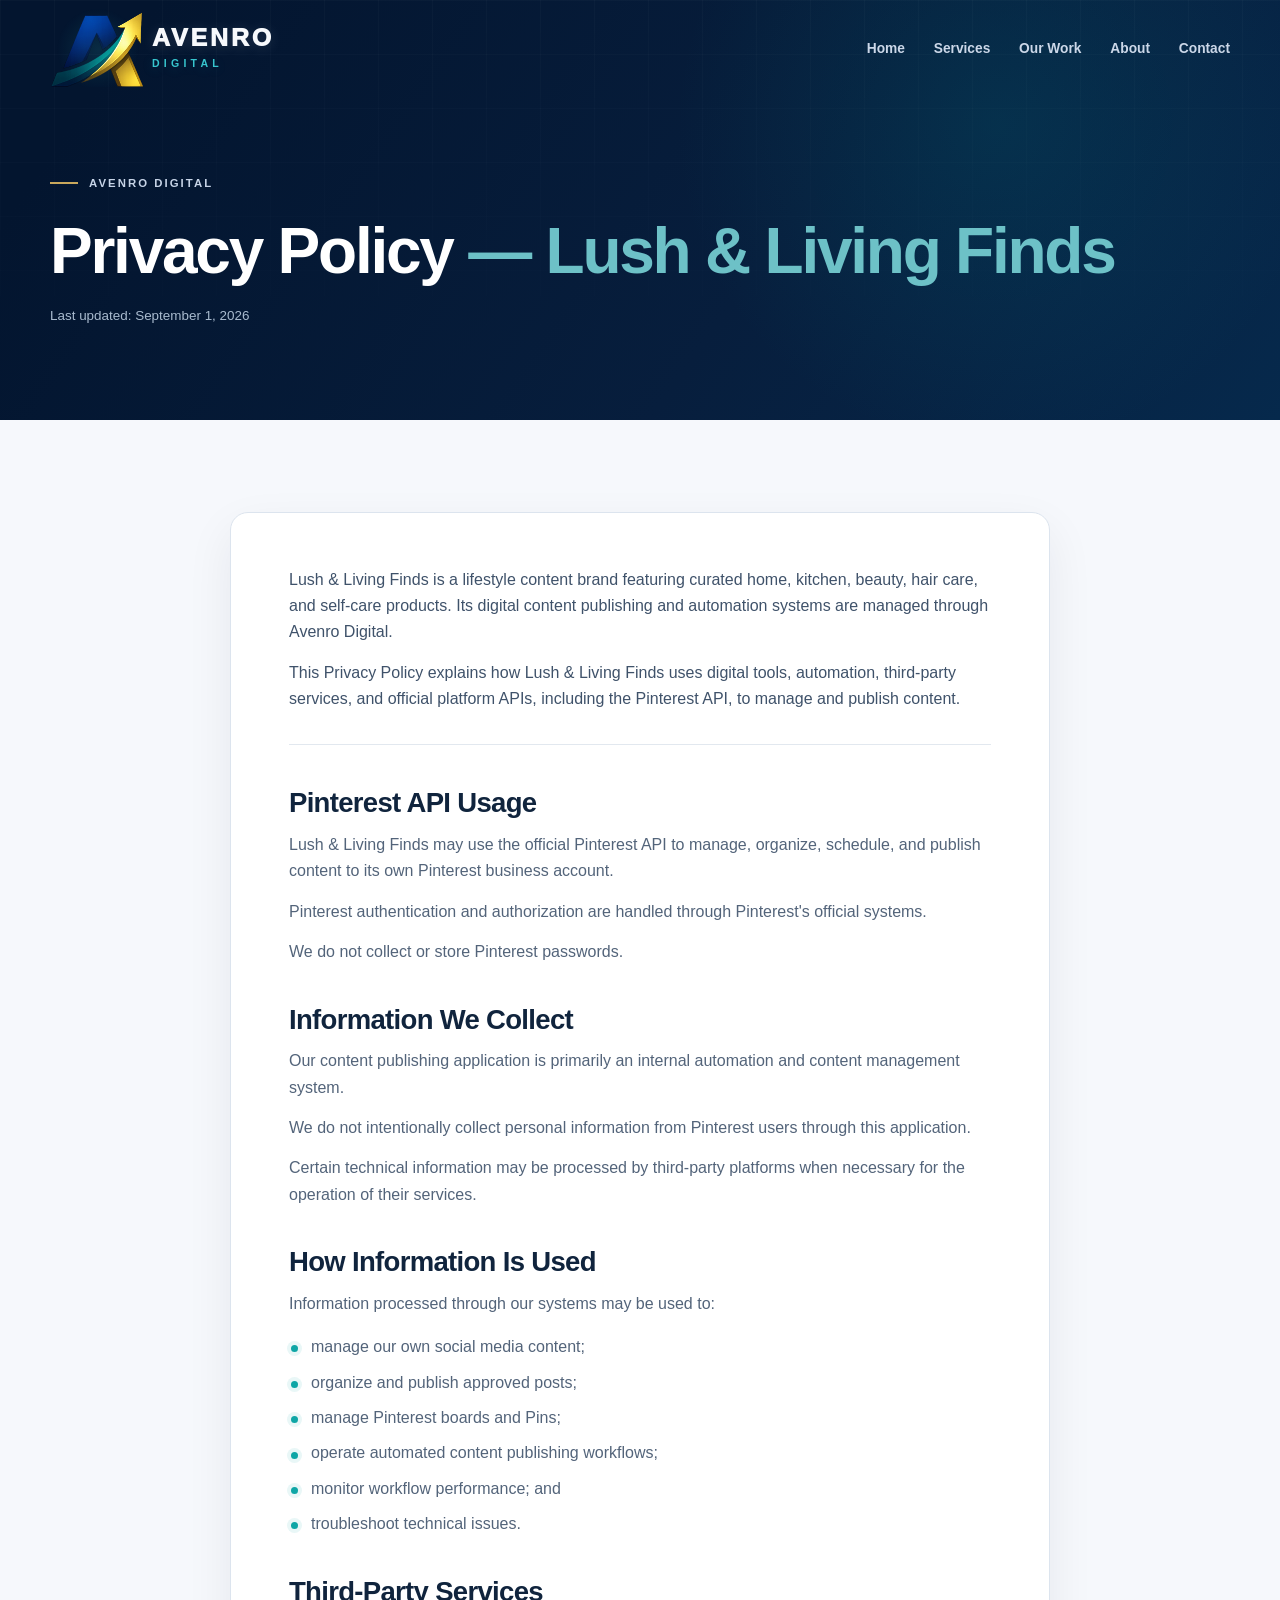
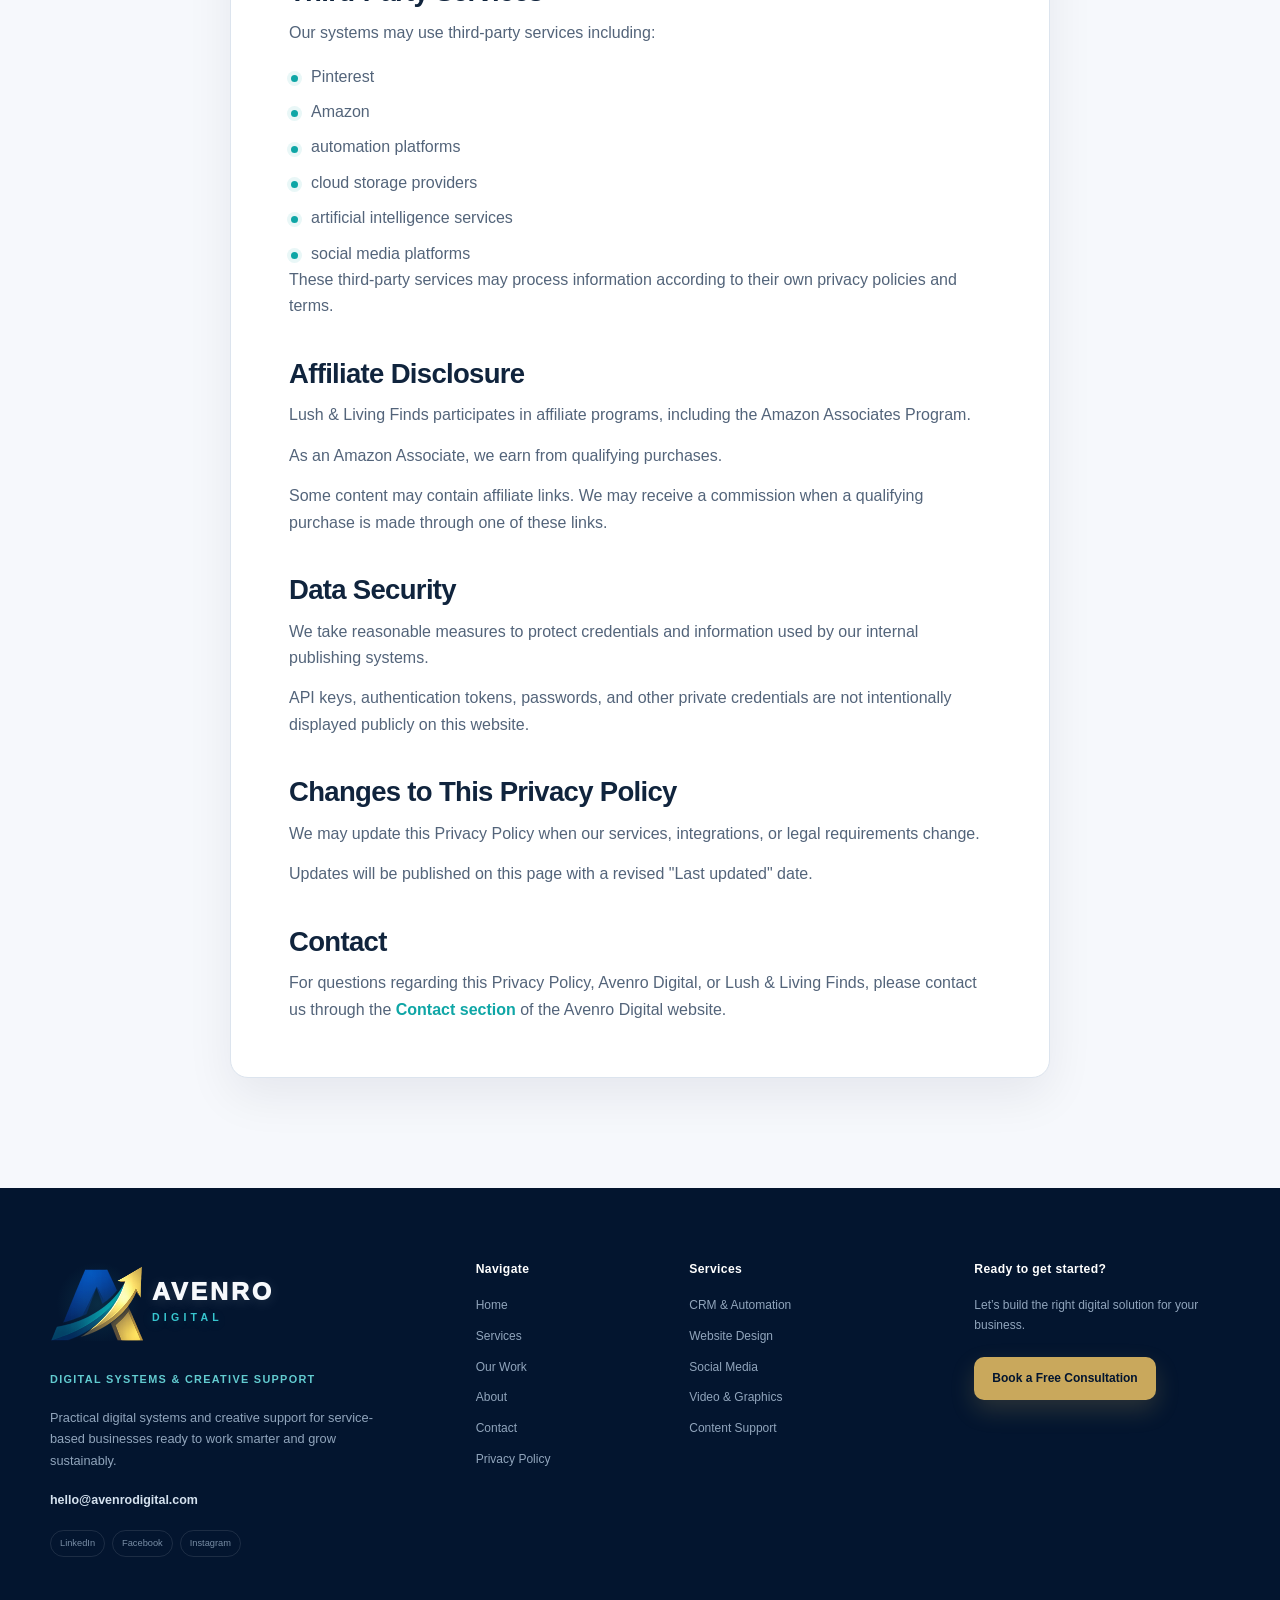
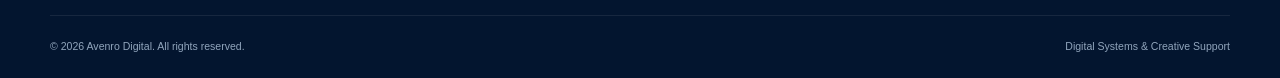
<file: lush-living-finds/privacy/index.html>
<!doctype html>
<html lang="en">
<head>
  <meta charset="utf-8">
  <meta name="viewport" content="width=device-width, initial-scale=1">
  <title>Privacy Policy | Lush &amp; Living Finds</title>
  <meta name="description" content="Privacy Policy for Lush &amp; Living Finds, a lifestyle content brand whose digital publishing and automation systems are managed through Avenro Digital.">
  <meta name="theme-color" content="#03152F">
  <meta property="og:type" content="website">
  <meta property="og:title" content="Privacy Policy | Lush &amp; Living Finds">
  <meta property="og:description" content="Privacy Policy for Lush &amp; Living Finds, a lifestyle content brand whose digital publishing and automation systems are managed through Avenro Digital.">
  <meta property="og:image" content="../../assets/images/avenro-logo.png">
  <meta property="og:url" content="https://avenrodigital.com/lush-living-finds/privacy/">
  <link rel="icon" type="image/png" href="../../assets/images/avenro-logo.png">
  <link rel="stylesheet" href="../../styles.css?v=20260901-1">
  <script src="../../script.js?v=20260802-5" defer></script>
</head>
<body>
  <a class="skip-link" href="#main-content">Skip to main content</a>

  <header class="site-header" data-header>
    <nav class="container navbar" aria-label="Primary navigation">
      <a class="brand" href="../../#home" aria-label="Avenro Digital home">
        <span class="brand-mark" aria-hidden="true"><img src="../../assets/images/avenro-logo.png" alt=""></span>
        <span class="brand-name">AVENRO <small>DIGITAL</small></span>
      </a>

      <button class="menu-toggle" type="button" aria-expanded="false" aria-controls="nav-menu" aria-label="Open navigation menu">
        <span></span><span></span><span></span>
      </button>

      <div class="nav-menu" id="nav-menu" data-nav-menu>
        <ul class="nav-links">
          <li><a href="../../#home">Home</a></li>
          <li><a href="../../#services">Services</a></li>
          <li><a href="../../#work">Our Work</a></li>
          <li><a href="../../#about">About</a></li>
          <li><a href="../../#contact">Contact</a></li>
        </ul>
      </div>
    </nav>
  </header>

  <main id="main-content">
    <section class="privacy-hero">
      <div class="container reveal">
        <p class="eyebrow"><span></span> Avenro Digital</p>
        <h1>Privacy Policy <em>— Lush &amp; Living Finds</em></h1>
        <p class="privacy-updated">Last updated: September 1, 2026</p>
      </div>
    </section>

    <div class="privacy-policy">
      <article class="privacy-content reveal">
        <div class="privacy-intro">
          <p>Lush &amp; Living Finds is a lifestyle content brand featuring curated home, kitchen, beauty, hair care, and self-care products. Its digital content publishing and automation systems are managed through Avenro Digital.</p>
          <p>This Privacy Policy explains how Lush &amp; Living Finds uses digital tools, automation, third-party services, and official platform APIs, including the Pinterest API, to manage and publish content.</p>
        </div>

        <section>
          <h2>Pinterest API Usage</h2>
          <p>Lush &amp; Living Finds may use the official Pinterest API to manage, organize, schedule, and publish content to its own Pinterest business account.</p>
          <p>Pinterest authentication and authorization are handled through Pinterest's official systems.</p>
          <p>We do not collect or store Pinterest passwords.</p>
        </section>

        <section>
          <h2>Information We Collect</h2>
          <p>Our content publishing application is primarily an internal automation and content management system.</p>
          <p>We do not intentionally collect personal information from Pinterest users through this application.</p>
          <p>Certain technical information may be processed by third-party platforms when necessary for the operation of their services.</p>
        </section>

        <section>
          <h2>How Information Is Used</h2>
          <p>Information processed through our systems may be used to:</p>
          <ul>
            <li>manage our own social media content;</li>
            <li>organize and publish approved posts;</li>
            <li>manage Pinterest boards and Pins;</li>
            <li>operate automated content publishing workflows;</li>
            <li>monitor workflow performance; and</li>
            <li>troubleshoot technical issues.</li>
          </ul>
        </section>

        <section>
          <h2>Third-Party Services</h2>
          <p>Our systems may use third-party services including:</p>
          <ul>
            <li>Pinterest</li>
            <li>Amazon</li>
            <li>automation platforms</li>
            <li>cloud storage providers</li>
            <li>artificial intelligence services</li>
            <li>social media platforms</li>
          </ul>
          <p>These third-party services may process information according to their own privacy policies and terms.</p>
        </section>

        <section>
          <h2>Affiliate Disclosure</h2>
          <p>Lush &amp; Living Finds participates in affiliate programs, including the Amazon Associates Program.</p>
          <p>As an Amazon Associate, we earn from qualifying purchases.</p>
          <p>Some content may contain affiliate links. We may receive a commission when a qualifying purchase is made through one of these links.</p>
        </section>

        <section>
          <h2>Data Security</h2>
          <p>We take reasonable measures to protect credentials and information used by our internal publishing systems.</p>
          <p>API keys, authentication tokens, passwords, and other private credentials are not intentionally displayed publicly on this website.</p>
        </section>

        <section>
          <h2>Changes to This Privacy Policy</h2>
          <p>We may update this Privacy Policy when our services, integrations, or legal requirements change.</p>
          <p>Updates will be published on this page with a revised "Last updated" date.</p>
        </section>

        <section>
          <h2>Contact</h2>
          <p>For questions regarding this Privacy Policy, Avenro Digital, or Lush &amp; Living Finds, please contact us through the <a href="../../#contact">Contact section</a> of the Avenro Digital website.</p>
        </section>
      </article>
    </div>
  </main>

  <footer class="site-footer">
    <div class="container footer-grid">
      <div class="footer-brand">
        <a class="brand" href="../../#home" aria-label="Avenro Digital home"><span class="brand-mark" aria-hidden="true"><img src="../../assets/images/avenro-logo.png" alt=""></span><span class="brand-name">AVENRO <small>DIGITAL</small></span></a>
        <p class="footer-tagline">Digital Systems &amp; Creative Support</p>
        <p>Practical digital systems and creative support for service-based businesses ready to work smarter and grow sustainably.</p>
        <a class="footer-email" href="mailto:hello@avenrodigital.com">hello@avenrodigital.com</a>
        <div class="social-placeholders" aria-label="Social media profiles coming soon"><span>LinkedIn</span><span>Facebook</span><span>Instagram</span></div>
      </div>
      <div class="footer-column"><h2>Navigate</h2><a href="../../#home">Home</a><a href="../../#services">Services</a><a href="../../#work">Our Work</a><a href="../../#about">About</a><a href="../../#contact">Contact</a><a href="/lush-living-finds/privacy/" aria-current="page">Privacy Policy</a></div>
      <div class="footer-column"><h2>Services</h2><a href="../../#services">CRM &amp; Automation</a><a href="../../#services">Website Design</a><a href="../../#services">Social Media</a><a href="../../#services">Video &amp; Graphics</a><a href="../../#services">Content Support</a></div>
      <div class="footer-column footer-action"><h2>Ready to get started?</h2><p>Let’s build the right digital solution for your business.</p><a class="button button-gold button-small" href="../../#contact">Book a Free Consultation</a></div>
    </div>
    <div class="container footer-bottom"><p>© <span data-current-year></span> Avenro Digital. All rights reserved.</p><p>Digital Systems &amp; Creative Support</p></div>
  </footer>
</body>
</html>
</file>
<file: styles.css>
:root {
  --navy: #03152f;
  --midnight: #071e3d;
  --royal: #0648a8;
  --teal: #0fa6a6;
  --gold: #c9a85c;
  --soft-white: #f6f8fc;
  --light-gray: #e8edf5;
  --muted: #aab8cc;
  --ink: #10243d;
  --body-text: #53647a;
  --white: #ffffff;
  --container: 1180px;
  --radius-sm: 10px;
  --radius: 18px;
  --radius-lg: 28px;
  --shadow: 0 20px 50px rgba(3, 21, 47, 0.1);
  --transition: 220ms ease;
}

* { box-sizing: border-box; }
html { scroll-behavior: smooth; scroll-padding-top: 106px; }
body { margin: 0; font-family: Inter, Avenir, "Segoe UI", Arial, sans-serif; color: var(--body-text); background: var(--soft-white); line-height: 1.65; -webkit-font-smoothing: antialiased; }
body.menu-open, body.modal-open { overflow: hidden; }
img, svg { display: block; max-width: 100%; }
a { color: inherit; text-decoration: none; }
button, input, select, textarea { font: inherit; }
button, a { -webkit-tap-highlight-color: transparent; }
:focus-visible { outline: 3px solid rgba(212, 175, 55, 0.75); outline-offset: 4px; }
.skip-link { position: fixed; z-index: 1000; top: 10px; left: 10px; padding: 10px 16px; border-radius: 8px; background: var(--gold); color: var(--navy); font-weight: 800; transform: translateY(-150%); transition: transform var(--transition); }
.skip-link:focus { transform: translateY(0); }
.container { width: min(calc(100% - 40px), var(--container)); margin-inline: auto; }
.section { padding: 110px 0; }
h1, h2, h3, p { margin-top: 0; }
h1, h2, h3 { color: var(--ink); line-height: 1.15; letter-spacing: -0.035em; }
h1 { font-size: clamp(2.8rem, 5.1vw, 4.65rem); }
h2 { margin-bottom: 24px; font-size: clamp(2.15rem, 4vw, 3.25rem); }
h3 { font-size: 1.2rem; }
em { color: var(--teal); font-style: normal; }
.eyebrow { display: flex; align-items: center; gap: 11px; margin-bottom: 22px; color: #c7d4e7; font-size: 0.71rem; font-weight: 800; letter-spacing: 0.18em; text-transform: uppercase; }
.eyebrow span { width: 28px; height: 2px; background: var(--gold); }
.eyebrow.dark { color: var(--royal); }
.eyebrow.centered { justify-content: center; }
.eyebrow.centered span:last-child { display: inline-block; }
.button-group { display: flex; flex-wrap: wrap; gap: 14px; }
.button { display: inline-flex; min-height: 52px; align-items: center; justify-content: center; gap: 14px; padding: 13px 22px; border: 1px solid transparent; border-radius: var(--radius-sm); cursor: pointer; font-weight: 750; line-height: 1.2; transition: transform var(--transition), box-shadow var(--transition), background-color var(--transition), border-color var(--transition); }
.button:hover { transform: translateY(-2px); }
.button-primary { background: var(--gold); color: var(--navy); box-shadow: 0 10px 26px rgba(201, 168, 92, 0.22); }
.button-primary:hover { background: #d7ba74; box-shadow: 0 15px 32px rgba(201, 168, 92, 0.3); }
.button-secondary, .button-outline { border-color: rgba(255, 255, 255, 0.25); color: var(--white); background: rgba(255, 255, 255, 0.05); }
.button-secondary:hover, .button-outline:hover { border-color: rgba(255, 255, 255, 0.5); background: rgba(255, 255, 255, 0.1); }
.button-gold { background: var(--gold); color: var(--navy); box-shadow: 0 10px 24px rgba(201, 168, 92, 0.2); }
.button-gold:hover { background: #d7ba74; box-shadow: 0 14px 30px rgba(201, 168, 92, 0.28); }
.button-light { background: var(--white); color: var(--royal); }
.button-small { min-height: 43px; padding: 10px 17px; font-size: 0.86rem; }
.text-link { display: inline-flex; align-items: center; gap: 10px; color: var(--teal); font-size: 0.88rem; font-weight: 800; }
.text-link span { transition: transform var(--transition); }
.text-link:hover span { transform: translateX(4px); }

.site-header { position: fixed; z-index: 100; top: 0; right: 0; left: 0; color: var(--white); transition: background var(--transition), box-shadow var(--transition), backdrop-filter var(--transition); }
.site-header.scrolled { background: rgba(3, 21, 47, 0.97); box-shadow: 0 8px 30px rgba(0, 0, 0, 0.14); }
.navbar { display: flex; height: 96px; align-items: center; justify-content: flex-start; }
.brand { display: inline-flex; flex: 0 0 auto; align-items: center; gap: 6px; color: #f7f9fc; }
.brand-mark { position: relative; display: block; width: 96px; height: 78px; flex: 0 0 96px; overflow: hidden; background: radial-gradient(circle at 50% 52%, rgba(55, 198, 207, 0.13), transparent 66%); }
.brand-mark img { position: absolute; top: -44px; left: -147px; width: 385px; max-width: none; filter: brightness(1.08) saturate(1.06); mix-blend-mode: screen; }
.brand-name { flex: 0 0 auto; color: #f7f9fc; font-size: 1.55rem; font-weight: 950; letter-spacing: 0.12em; line-height: 0.9; text-shadow: 0 2px 14px rgba(247, 249, 252, 0.15); }
.brand-name small { display: block; margin-top: 9px; color: #37c6cf; font-size: 0.66rem; font-weight: 850; letter-spacing: 0.4em; line-height: 1; text-shadow: 0 2px 12px rgba(55, 198, 207, 0.21); }
.nav-menu { display: flex; flex: 0 1 auto; align-items: center; margin-left: auto; }
.nav-links { display: flex; align-items: center; gap: clamp(24px, 2.25vw, 34px); margin: 0; padding: 0; list-style: none; }
.nav-links a { position: relative; padding: 10px 0; color: #cbd7e8; font-size: 0.86rem; font-weight: 650; transition: color var(--transition); }
.nav-links a::after { position: absolute; right: 0; bottom: 2px; left: 0; height: 2px; background: var(--gold); content: ""; transform: scaleX(0); transition: transform var(--transition); }
.nav-links a:hover, .nav-links a.active { color: var(--white); }
.nav-links a.active::after, .nav-links a:hover::after { transform: scaleX(1); }
.menu-toggle { display: none; width: 44px; height: 44px; margin-left: auto; padding: 10px; border: 0; border-radius: 8px; background: transparent; cursor: pointer; }
.menu-toggle span { display: block; width: 24px; height: 2px; margin: 5px 0; background: var(--white); transition: transform var(--transition), opacity var(--transition); }

.hero { position: relative; min-height: 760px; overflow: hidden; padding: 160px 0 80px; color: #cbd7e7; background: radial-gradient(circle at 78% 35%, rgba(0, 122, 133, 0.19), transparent 30%), linear-gradient(125deg, var(--navy) 10%, var(--midnight) 58%, #06294c 100%); }
.hero::before { position: absolute; inset: 0; background-image: linear-gradient(rgba(255,255,255,.025) 1px, transparent 1px), linear-gradient(90deg, rgba(255,255,255,.025) 1px, transparent 1px); background-size: 54px 54px; content: ""; mask-image: linear-gradient(to bottom, black, transparent 90%); }
.hero-glow { position: absolute; border-radius: 50%; filter: blur(20px); opacity: .5; }
.hero-glow-one { top: 20%; right: 2%; width: 330px; height: 330px; background: rgba(6, 72, 168, .22); }
.hero-glow-two { bottom: -18%; left: -8%; width: 400px; height: 400px; background: rgba(0, 122, 133, .13); }
.hero-grid { position: relative; z-index: 1; display: grid; grid-template-columns: 1.02fr .98fr; gap: 80px; align-items: center; }
.hero h1 { max-width: 680px; margin-bottom: 26px; color: var(--soft-white); font-size: clamp(2.35rem, 2.85vw, 2.6rem); }
.hero h1 > span { display: block; white-space: nowrap; }
.hero h1 .hero-title-prefix, .hero h1 em { font: inherit; }
.hero h1 .hero-title-prefix { display: inline; white-space: nowrap; }
.hero h1 em { display: inline; color: #69cbd0; white-space: nowrap; }
.hero-lead { max-width: 660px; margin-bottom: 34px; color: #b9c7d9; font-size: 1.06rem; }
.hero-pricing { margin: 17px 0 0; color: #aebdd1; font-size: .8rem; font-weight: 650; letter-spacing: .02em; }
.hero-pricing strong { color: var(--gold); font-weight: 850; }
.hero-trust { display: flex; flex-wrap: wrap; gap: 20px; margin-top: 35px; color: #aebdd1; font-size: .76rem; font-weight: 650; }
.hero-pricing + .hero-trust { margin-top: 22px; }
.hero-trust span { display: flex; align-items: center; gap: 7px; }
.hero-trust i { display: grid; width: 18px; height: 18px; place-items: center; border-radius: 50%; background: rgba(0, 122, 133, .28); color: #70d2d8; font-size: .65rem; font-style: normal; }
.system-visual { position: relative; min-height: 500px; isolation: isolate; perspective: 1000px; }
.website-visual-glow { position: absolute; z-index: -1; inset: 12% 2% 5%; border-radius: 50%; background: radial-gradient(circle, rgba(55,198,207,.2), rgba(6,72,168,.08) 46%, transparent 72%); filter: blur(18px); }
.website-browser { position: absolute; z-index: 2; top: 64px; left: 4%; width: 92%; height: 382px; overflow: hidden; border: 1px solid rgba(177,220,230,.28); border-radius: 19px; background: #eef3f7; box-shadow: 0 34px 90px rgba(0,0,0,.42), 0 0 42px rgba(55,198,207,.09); transform: rotateY(-2.5deg) rotateX(1.2deg); transform-origin: center; transition: translate .45s ease-out; }
.website-browser::after { position: absolute; z-index: 5; inset: 42px 0 0; background: linear-gradient(108deg, transparent 25%, rgba(255,255,255,.25) 47%, transparent 68%); content: ""; opacity: 0; pointer-events: none; transform: translateX(-120%); }
.browser-bar { display: grid; height: 42px; grid-template-columns: 58px 1fr 40px; align-items: center; gap: 10px; padding: 0 13px; color: #8da0b6; background: linear-gradient(180deg, #102c4b, #0a213d); }
.browser-dots { display: flex; gap: 5px; }.browser-dots i { width: 7px; height: 7px; border-radius: 50%; background: rgba(255,255,255,.26); }.browser-dots i:nth-child(2) { background: rgba(201,168,92,.72); }.browser-dots i:nth-child(3) { background: rgba(55,198,207,.68); }
.browser-address { display: flex; height: 24px; align-items: center; justify-content: center; gap: 7px; border: 1px solid rgba(255,255,255,.08); border-radius: 7px; background: rgba(255,255,255,.055); font-size: .52rem; letter-spacing: .02em; }.browser-address i { color: #59cdd4; font-size: .42rem; font-style: normal; }.browser-menu { color: #7890a8; font-size: .65rem; letter-spacing: .12em; text-align: right; }
.website-page { height: calc(100% - 42px); overflow: hidden; color: #344b62; background: #f8fafc; }
.mock-site-nav { display: flex; height: 47px; align-items: center; gap: 17px; padding: 0 22px; border-bottom: 1px solid #e7edf2; background: rgba(255,255,255,.96); }
.mock-site-brand { display: flex; align-items: center; gap: 7px; margin-right: auto; color: #0a2946; font-size: .56rem; font-weight: 900; letter-spacing: .09em; }.mock-site-brand > i { width: 18px; height: 18px; border-radius: 5px 10px 5px 10px; background: linear-gradient(135deg, #0fa6a6, #0648a8); box-shadow: 0 3px 8px rgba(15,166,166,.18); }
.mock-site-links { display: flex; align-items: center; gap: 14px; }.mock-site-links i { color: #6c7e90; font-size: .47rem; font-style: normal; font-weight: 650; }.mock-nav-cta { padding: 6px 9px; border-radius: 5px; color: #fff; background: #0b536b; font-size: .45rem; font-weight: 800; }
.mock-site-hero { display: grid; min-height: 202px; grid-template-columns: 1.15fr .85fr; gap: 20px; align-items: center; padding: 23px 25px 20px; background: linear-gradient(135deg, #f9fbfd, #eef7f7); }
.mock-site-copy { position: relative; z-index: 1; }.mock-site-eyebrow { display: block; margin-bottom: 7px; color: #0b8e95; font-size: .42rem; font-weight: 900; letter-spacing: .15em; }.mock-site-copy strong { display: block; max-width: 225px; color: #0b2945; font-size: 1.12rem; line-height: 1.12; letter-spacing: -.035em; }.mock-site-copy p { max-width: 225px; margin: 9px 0 12px; color: #687d8f; font-size: .5rem; line-height: 1.55; }.mock-site-cta { display: inline-flex; align-items: center; gap: 8px; padding: 8px 11px; border-radius: 6px; color: #fff; background: linear-gradient(135deg, #087c89, #075c78); box-shadow: 0 7px 16px rgba(8,124,137,.18); font-size: .47rem; font-weight: 850; }.mock-site-cta i { color: #84e2e4; font-style: normal; }
.mock-site-image { position: relative; min-height: 154px; overflow: hidden; border-radius: 13px; background: linear-gradient(145deg, #d6ecec, #86c4ca 55%, #2b7890); box-shadow: 0 14px 28px rgba(7,55,77,.14); }.mock-site-image::after { position: absolute; inset: auto -8% -28% 22%; height: 78%; border-radius: 50% 50% 0 0; background: rgba(4,40,68,.7); content: ""; transform: rotate(-8deg); }.mock-image-shape { position: absolute; border-radius: 50%; }.mock-image-shape-one { top: -22px; right: -17px; width: 90px; height: 90px; background: rgba(255,255,255,.38); }.mock-image-shape-two { bottom: 24px; left: 17px; width: 55px; height: 55px; background: rgba(201,168,92,.42); box-shadow: 0 0 0 10px rgba(255,255,255,.13); }
.mock-image-card { position: absolute; z-index: 2; right: 10px; bottom: 10px; display: grid; width: 66px; gap: 5px; padding: 9px; border: 1px solid rgba(255,255,255,.55); border-radius: 8px; background: rgba(255,255,255,.84); box-shadow: 0 8px 18px rgba(3,21,47,.15); backdrop-filter: blur(5px); }.mock-image-card i { height: 4px; border-radius: 4px; background: #c9d7df; }.mock-image-card i:first-child { width: 72%; background: #159da3; }.mock-image-card i:last-child { width: 52%; }
.mock-services { display: grid; grid-template-columns: repeat(3,1fr); gap: 9px; padding: 13px 20px 17px; background: #fff; }.mock-services div { position: relative; display: grid; min-width: 0; grid-template-columns: 22px 1fr; align-items: center; gap: 7px; padding: 9px; border: 1px solid #e6edf2; border-radius: 8px; box-shadow: 0 5px 13px rgba(15,44,68,.035); }.mock-services span { position: absolute; top: 4px; right: 5px; color: #c4d1da; font-size: .32rem; font-weight: 800; }.mock-services i { width: 22px; height: 22px; border-radius: 6px; background: linear-gradient(145deg, rgba(15,166,166,.18), rgba(6,72,168,.1)); }.mock-services b { overflow: hidden; color: #385168; font-size: .4rem; font-weight: 800; text-overflow: ellipsis; white-space: nowrap; }
.website-float-card { position: absolute; z-index: 4; display: flex; align-items: center; gap: 10px; padding: 12px 14px; border: 1px solid rgba(164,202,228,.18); border-radius: 13px; background: linear-gradient(145deg, rgba(16,46,80,.94), rgba(5,28,56,.96)); box-shadow: 0 20px 45px rgba(0,0,0,.3), 0 0 22px rgba(55,198,207,.045); backdrop-filter: blur(14px); transition: translate .45s ease-out; }
.website-float-card strong, .website-float-card small { display: block; white-space: nowrap; }.website-float-card strong { color: #eef5fb; font-size: .68rem; }.website-float-card small { margin-top: 2px; color: #8ca0b7; font-size: .53rem; }.website-float-card small i { color: #63d7b1; font-style: normal; }
.website-card-icon { display: grid; width: 31px; height: 31px; flex: 0 0 31px; place-items: center; border-radius: 9px; color: #7cdde2; background: rgba(15,166,166,.17); box-shadow: inset 0 0 0 1px rgba(124,221,226,.08); }.website-card-icon-gold { color: #e6c66f; background: rgba(201,168,92,.13); }.website-card-icon svg { width: 17px; height: 17px; fill: none; stroke: currentColor; stroke-linecap: round; stroke-linejoin: round; stroke-width: 1.7; }
.website-float-mobile { top: 19px; left: -2%; }.website-float-inquiry { z-index: 5; top: 184px; right: -5%; }.website-float-action { right: 8%; bottom: 4px; }
.website-notification { width: 7px; height: 7px; margin-left: 4px; border-radius: 50%; background: #52d6a6; box-shadow: 0 0 0 5px rgba(82,214,166,.08), 0 0 12px rgba(82,214,166,.22); }

.system-visual:not(.visible) .website-browser, .system-visual:not(.visible) .website-float-card { opacity: 0; }
.system-visual.visible .website-browser { animation: website-browser-enter .7s ease-out .08s both, website-browser-float 8.5s ease-in-out .8s infinite; }
.system-visual.visible .website-float-mobile { animation: website-card-enter .5s ease-out .25s both, website-card-float 6.6s ease-in-out .8s infinite; }
.system-visual.visible .website-float-inquiry { animation: website-card-enter .5s ease-out .42s both, website-card-drift 7.8s ease-in-out 1s infinite; }
.system-visual.visible .website-float-action { animation: website-card-enter .5s ease-out .58s both, website-card-float-alt 9s ease-in-out 1.15s infinite; }
.system-visual.visible .website-browser::after { animation: website-browser-shimmer 7s ease-in-out 1.5s infinite; }
.system-visual.visible .website-visual-glow { animation: website-glow-breathe 7.5s ease-in-out infinite; }
.system-visual.visible .mock-image-card { animation: website-content-drift 6.8s ease-in-out 1s infinite; }
.system-visual.visible .website-notification { animation: website-notification-pulse 3.8s ease-in-out 1.2s infinite; }
.system-visual.is-parallax-active .website-browser, .system-visual.is-parallax-active .website-float-card { will-change: transform, translate; }

@keyframes website-browser-enter { from { opacity: 0; transform: translate3d(0,16px,0) rotateY(-2.5deg) rotateX(1.2deg); } to { opacity: 1; transform: translate3d(0,0,0) rotateY(-2.5deg) rotateX(1.2deg); } }
@keyframes website-browser-float { 0%, 100% { transform: translate3d(0,0,0) rotateY(-2.5deg) rotateX(1.2deg); } 50% { transform: translate3d(0,-7px,0) rotateY(-2.5deg) rotateX(1.2deg); } }
@keyframes website-card-enter { from { opacity: 0; transform: translate3d(0,10px,0); } to { opacity: 1; transform: translate3d(0,0,0); } }
@keyframes website-card-float { 0%, 100% { transform: translate3d(0,0,0); } 50% { transform: translate3d(0,-7px,0); } }
@keyframes website-card-drift { 0%, 100% { transform: translate3d(0,0,0); } 38% { transform: translate3d(5px,-4px,0); } 72% { transform: translate3d(-3px,3px,0); } }
@keyframes website-card-float-alt { 0%, 100% { transform: translate3d(0,0,0); } 36% { transform: translate3d(-2px,5px,0); } 72% { transform: translate3d(2px,-5px,0); } }
@keyframes website-browser-shimmer { 0%, 74%, 100% { opacity: 0; transform: translateX(-120%); } 82% { opacity: .45; } 94% { opacity: 0; transform: translateX(120%); } }
@keyframes website-glow-breathe { 0%, 100% { opacity: .72; transform: scale(.98); } 50% { opacity: 1; transform: scale(1.02); } }
@keyframes website-content-drift { 0%, 100% { transform: translate3d(0,0,0); } 50% { transform: translate3d(0,-4px,0); } }
@keyframes website-notification-pulse { 0%, 100% { opacity: .82; box-shadow: 0 0 0 5px rgba(82,214,166,.07), 0 0 10px rgba(82,214,166,.16); } 50% { opacity: 1; box-shadow: 0 0 0 8px rgba(82,214,166,.02), 0 0 14px rgba(82,214,166,.24); } }
@keyframes website-browser-mobile-float { 0%, 100% { transform: translate3d(0,0,0); } 50% { transform: translate3d(0,-5px,0); } }
.audience { position: relative; overflow: hidden; border-bottom: 1px solid #e5ebf2; background: linear-gradient(180deg, #fff, #f9fbfd); }
.audience::before { position: absolute; top: -180px; left: 50%; width: 620px; height: 320px; border-radius: 50%; background: radial-gradient(circle, rgba(15,166,166,.07), transparent 68%); content: ""; pointer-events: none; transform: translateX(-50%); }
.audience .container { position: relative; }
.audience-heading { max-width: 780px; margin: 0 auto 50px; text-align: center; }
.audience-heading .eyebrow { margin-bottom: 17px; }
.audience-heading h2 { margin-bottom: 18px; }
.audience-heading > p:last-child { max-width: 690px; margin: 0 auto; color: #66778a; font-size: 1rem; }
.audience-grid { display: grid; grid-template-columns: repeat(3, minmax(0,1fr)); gap: 18px; }
.audience-card { position: relative; display: grid; min-height: 250px; grid-template-rows: 150px 34px; align-content: center; justify-items: center; row-gap: 16px; overflow: hidden; padding: 20px 24px 28px; border: 1px solid #dfe7ef; border-radius: 16px; background: rgba(255,255,255,.94); box-shadow: 0 10px 28px rgba(3,21,47,.045); text-align: center; transition: border-color var(--transition), box-shadow var(--transition), transform var(--transition); }
.audience-card::before { position: absolute; top: 0; right: 0; left: 0; height: 2px; background: linear-gradient(90deg, transparent, rgba(15,166,166,.75), transparent); content: ""; opacity: 0; transform: scaleX(.35); transition: opacity var(--transition), transform var(--transition); }
.audience-card::after { position: absolute; top: 14px; right: 15px; width: 5px; height: 5px; border-radius: 50%; background: var(--gold); box-shadow: 0 0 0 4px rgba(201,168,92,.09); content: ""; }
.audience-card:hover { border-color: rgba(15,166,166,.48); box-shadow: 0 18px 38px rgba(3,21,47,.085); transform: translateY(-5px); }
.audience-card:hover::before { opacity: 1; transform: scaleX(1); }
.audience-icon { position: relative; isolation: isolate; display: grid; width: min(100%,180px); height: 150px; place-items: center; border: 1px solid rgba(55,198,207,.12); border-radius: 28px; background: radial-gradient(circle at 50% 48%, rgba(55,198,207,.16), rgba(55,198,207,.055) 48%, rgba(255,255,255,.28) 70%, transparent 76%); box-shadow: inset 0 1px 0 rgba(255,255,255,.75); transition: border-color var(--transition), box-shadow var(--transition), transform var(--transition); }
.audience-icon::before { position: absolute; z-index: 0; inset: 10% 8%; border-radius: 50%; background: rgba(55,198,207,.17); content: ""; opacity: .54; filter: blur(17px); transition: opacity var(--transition), transform var(--transition); }
.audience-icon::after { position: absolute; z-index: 0; right: 22%; bottom: 7px; left: 22%; height: 15px; border-radius: 50%; background: rgba(3,21,47,.18); content: ""; filter: blur(9px); opacity: .42; transition: opacity var(--transition), transform var(--transition); }
.audience-icon img { position: relative; z-index: 1; width: auto; height: auto; max-width: 150px; max-height: 125px; object-fit: contain; filter: drop-shadow(0 9px 7px rgba(3,21,47,.2)); transform: translateZ(0); transition: filter var(--transition), transform var(--transition); }
.audience-card:hover .audience-icon { border-color: rgba(55,198,207,.32); box-shadow: inset 0 1px 0 rgba(255,255,255,.85), 0 0 26px rgba(55,198,207,.12); transform: translateY(-5px) scale(1.012); }
.audience-card:hover .audience-icon::before { opacity: .9; transform: scale(1.08); }
.audience-card:hover .audience-icon::after { opacity: .56; transform: translateY(3px) scaleX(1.08); }
.audience-card:hover .audience-icon img { filter: drop-shadow(0 12px 9px rgba(3,21,47,.25)); transform: translateY(-2px) scale(1.01); }
.audience-card .audience-name { display: flex; width: 100%; height: 34px; align-items: center; justify-content: center; margin: 0; color: var(--ink); font-size: 1.03rem; font-weight: 750; letter-spacing: -.015em; line-height: 1.2; }
.audience-note { margin: 34px 0 0; color: #718196; font-size: .87rem; font-weight: 650; text-align: center; }
.services { position: relative; overflow: hidden; color: #aebed0; background: radial-gradient(circle at 50% 50%, rgba(15,166,166,.105), transparent 34%), radial-gradient(circle at 11% 20%, rgba(55,214,232,.07), transparent 26%), linear-gradient(145deg, #0b1f3a, #06162e 72%, #081d38); }
.services::before { position: absolute; inset: 0; background-image: linear-gradient(rgba(55,214,232,.025) 1px, transparent 1px), linear-gradient(90deg, rgba(55,214,232,.025) 1px, transparent 1px); background-size: 54px 54px; content: ""; opacity: .58; pointer-events: none; mask-image: linear-gradient(to bottom, transparent, #000 22%, #000 78%, transparent); }
.services::after { position: absolute; top: 34%; left: 50%; width: 760px; height: 420px; border: 1px solid rgba(55,214,232,.06); border-radius: 50%; content: ""; box-shadow: 0 0 0 90px rgba(15,166,166,.018), 0 0 0 180px rgba(55,214,232,.012); pointer-events: none; transform: translate(-50%,-50%); }
.services > .container { position: relative; z-index: 1; }
.section-heading { display: grid; grid-template-columns: 1.35fr .65fr; gap: 80px; align-items: end; margin-bottom: 55px; }
.section-heading h2 { max-width: 680px; margin-bottom: 0; }.section-heading > p { max-width: 500px; margin: 0 0 6px; }
.services-heading { width: min(100%,850px); margin: 0 auto 34px; text-align: center; }.services-heading h2 { margin-bottom: 17px; color: #f7f9fc; }.services-heading h2 em { color: #37d6e8; }.services-heading > p:last-child { width: min(100%,720px); margin: 0 auto; color: #acbed1; }.services-heading .eyebrow { color: #c7d9e9; }
.services-showcase { position: relative; min-height: 720px; isolation: isolate; perspective: 1200px; }
.services-showcase-glow { position: absolute; z-index: -1; top: 42%; left: 50%; width: 720px; height: 430px; border-radius: 50%; background: radial-gradient(circle, rgba(55,214,232,.14), rgba(15,166,166,.055) 43%, transparent 72%); filter: blur(18px); pointer-events: none; transform: translate(-50%,-50%); animation: services-glow-pulse 8s ease-in-out infinite; }
.services-connection-map { position: absolute; z-index: 0; inset: 0; width: 100%; height: 100%; overflow: visible; pointer-events: none; }.services-connection-map path { fill: none; stroke: rgba(55,214,232,.3); stroke-dasharray: 4 9; stroke-linecap: round; stroke-width: 1.3; filter: drop-shadow(0 0 3px rgba(55,214,232,.18)); animation: services-line-flow 18s linear infinite; }
.service-browser-shell { position: absolute; z-index: 2; top: 110px; left: 50%; width: min(640px,56%); transition: translate .5s ease-out; transform: translateX(-50%); }.service-browser-motion { position: relative; animation: services-browser-float 9s ease-in-out infinite; }
.service-browser { height: 390px; overflow: hidden; border: 1px solid rgba(128,225,232,.3); border-radius: 20px; background: #f2f6f8; box-shadow: 0 38px 90px rgba(0,0,0,.45), 0 0 0 1px rgba(255,255,255,.04), 0 0 46px rgba(55,214,232,.105); transform: rotateX(1deg); transform-origin: center; }
.service-browser-bar { display: grid; height: 39px; grid-template-columns: 62px 1fr 28px; align-items: center; gap: 8px; padding: 0 13px; color: #8196aa; background: linear-gradient(180deg, #102b49, #0b213d); font-size: .5rem; letter-spacing: .02em; }.service-browser-dots { display: flex; gap: 5px; }.service-browser-dots i { width: 7px; height: 7px; border-radius: 50%; background: rgba(247,249,252,.24); }.service-browser-dots i:nth-child(2) { background: rgba(201,168,92,.8); }.service-browser-dots i:nth-child(3) { background: rgba(55,214,232,.75); }.service-browser-bar > span { overflow: hidden; text-overflow: ellipsis; white-space: nowrap; }.service-browser-status { justify-self: end; width: 8px; height: 8px; border-radius: 50%; background: #37d6e8; box-shadow: 0 0 10px rgba(55,214,232,.72); }
.service-site-preview { height: calc(100% - 39px); color: #52667a; background: linear-gradient(180deg, #fff, #f3f8fa); }.service-site-nav { display: grid; height: 46px; grid-template-columns: 1fr auto auto; align-items: center; gap: 20px; padding: 0 22px; border-bottom: 1px solid #e7edf1; }.service-site-brand { display: flex; align-items: center; gap: 7px; color: #0b1f3a; font-size: .58rem; font-weight: 900; letter-spacing: .1em; }.service-site-brand i { width: 18px; height: 18px; border-radius: 6px 11px 6px 11px; background: linear-gradient(145deg, #0fa6a6, #37d6e8); box-shadow: 0 4px 10px rgba(15,166,166,.24); transform: rotate(8deg); }.service-site-links { color: #61758a; font-size: .47rem; font-weight: 700; }.service-site-nav-cta { padding: 6px 9px; border-radius: 5px; color: #fff; background: #0b1f3a; font-size: .43rem; font-weight: 800; }
.service-site-hero { display: grid; min-height: 194px; grid-template-columns: 1.08fr .92fr; gap: 20px; padding: 24px 24px 20px; background: linear-gradient(135deg, #f7fbfc, #e9f7f7); }.service-site-copy { align-self: center; }.service-site-copy > span { display: block; margin-bottom: 8px; color: #0fa6a6; font-size: .39rem; font-weight: 900; letter-spacing: .13em; }.service-site-copy strong { display: block; color: #0b1f3a; font-family: 'Montserrat',sans-serif; font-size: 1.32rem; line-height: 1.07; letter-spacing: -.035em; }.service-site-copy p { max-width: 260px; margin: 9px 0 12px; color: #6c7e90; font-size: .48rem; line-height: 1.55; }.service-site-copy > i { display: inline-flex; align-items: center; gap: 8px; padding: 7px 10px; border-radius: 5px; color: #fff; background: #0fa6a6; box-shadow: 0 6px 15px rgba(15,166,166,.2); font-size: .44rem; font-style: normal; font-weight: 850; }.service-site-copy > i b { color: #f2d486; }
.service-site-image { position: relative; overflow: hidden; min-height: 148px; border: 1px solid rgba(15,166,166,.13); border-radius: 12px; background: linear-gradient(160deg, #d9f2f3, #9ed9dc); box-shadow: 0 12px 28px rgba(11,31,58,.1); }.service-image-sky { position: absolute; inset: 0; background: radial-gradient(circle at 72% 20%, rgba(255,255,255,.95) 0 7%, transparent 7.5%), linear-gradient(160deg, rgba(255,255,255,.38), transparent 58%); }.service-image-building { position: absolute; right: 12%; bottom: 0; width: 70%; height: 67%; border-radius: 8px 8px 0 0; background: linear-gradient(145deg, #f9fbfc, #dce7eb); box-shadow: -16px 12px 28px rgba(11,31,58,.12); }.service-image-building::before { position: absolute; top: -21px; left: -9%; width: 118%; height: 30px; background: #0b1f3a; clip-path: polygon(50% 0,100% 75%,94% 100%,50% 30%,6% 100%,0 75%); content: ""; }.service-image-building i { position: absolute; bottom: 14%; width: 18%; height: 42%; border-radius: 2px; background: linear-gradient(180deg, #37d6e8, #0f7b8b); }.service-image-building i:nth-child(1) { left: 13%; }.service-image-building i:nth-child(2) { left: 41%; height: 52%; }.service-image-building i:nth-child(3) { right: 13%; }.service-image-badge { position: absolute; right: 8px; bottom: 8px; display: grid; padding: 7px 9px; border: 1px solid rgba(255,255,255,.68); border-radius: 8px; background: rgba(255,255,255,.86); box-shadow: 0 7px 16px rgba(11,31,58,.12); backdrop-filter: blur(6px); }.service-image-badge b { color: #0b1f3a; font-size: .62rem; }.service-image-badge span { color: #6a7c8d; font-size: .35rem; }
.service-site-cards { display: grid; grid-template-columns: repeat(3,1fr); gap: 8px; padding: 13px 17px; }.service-site-cards > div { display: grid; min-width: 0; grid-template-columns: 27px 1fr; align-items: center; gap: 8px; padding: 9px; border: 1px solid #e0e9ee; border-radius: 8px; background: rgba(255,255,255,.92); box-shadow: 0 6px 15px rgba(11,31,58,.045); }.service-site-cards i { width: 27px; height: 27px; border-radius: 8px; background: linear-gradient(145deg, rgba(15,166,166,.18), rgba(55,214,232,.08)); box-shadow: inset 0 0 0 1px rgba(15,166,166,.13); }.service-site-cards span { min-width: 0; }.service-site-cards b, .service-site-cards small { display: block; overflow: hidden; text-overflow: ellipsis; white-space: nowrap; }.service-site-cards b { color: #0b1f3a; font-size: .43rem; }.service-site-cards small { margin-top: 2px; color: #7c8c9c; font-size: .34rem; }
.service-browser-note { position: absolute; z-index: 4; bottom: -43px; left: 50%; display: grid; width: min(390px,78%); gap: 3px; padding: 10px 17px 10px 27px; border: 1px solid rgba(55,214,232,.3); border-radius: 11px; background: linear-gradient(135deg, rgba(15,52,78,.96), rgba(8,28,53,.96)); box-shadow: 0 15px 32px rgba(0,0,0,.25), 0 0 20px rgba(55,214,232,.07); text-align: center; transform: translateX(-50%); backdrop-filter: blur(12px); }.service-browser-note::before { position: absolute; top: 50%; left: 13px; width: 5px; height: 5px; border-radius: 50%; background: #c9a85c; box-shadow: 0 0 0 4px rgba(201,168,92,.1); content: ""; transform: translateY(-50%); }.service-browser-note span { color: #f7f9fc; font-size: .69rem; font-weight: 850; letter-spacing: .02em; }.service-browser-note small { color: #9fb4c8; font-size: .5rem; }
.service-float { position: absolute; z-index: 3; width: 198px; transition: translate .5s ease-out; }.service-float-design { top: 36px; left: 64px; }.service-float-redesign { top: 36px; right: 64px; }.service-float-landing { top: 285px; left: 48px; }.service-float-mobile { top: 285px; right: 48px; }.service-float-copy { bottom: 40px; left: 70px; }.service-float-chatbot { right: 70px; bottom: 40px; }
.service-float-motion { animation: services-card-float 8.2s ease-in-out infinite; }.service-float-redesign .service-float-motion { animation-duration: 9.1s; animation-delay: -2.2s; }.service-float-landing .service-float-motion { animation-duration: 7.6s; animation-delay: -4.1s; }.service-float-mobile .service-float-motion { animation-duration: 8.8s; animation-delay: -1.3s; }.service-float-copy .service-float-motion { animation-duration: 9.5s; animation-delay: -3.4s; }.service-float-chatbot .service-float-motion { animation-duration: 8.5s; animation-delay: -5.2s; }
.service-float-card { position: relative; display: grid; min-height: 82px; grid-template-columns: 44px 1fr; align-items: center; gap: 11px; overflow: hidden; padding: 12px 14px; border: 1px solid rgba(95,221,229,.22); border-radius: 14px; background: linear-gradient(145deg, rgba(20,53,80,.88), rgba(7,27,53,.82)); box-shadow: inset 0 1px 0 rgba(255,255,255,.055), 0 17px 36px rgba(0,0,0,.26), 0 0 22px rgba(55,214,232,.045); backdrop-filter: blur(14px); transition: border-color var(--transition), box-shadow var(--transition), transform var(--transition); }.service-float-card::after { position: absolute; top: 0; right: 0; width: 55%; height: 1px; background: linear-gradient(90deg, transparent, rgba(55,214,232,.78)); content: ""; }
.service-float:hover .service-float-card { border-color: rgba(55,214,232,.5); box-shadow: inset 0 1px 0 rgba(255,255,255,.07), 0 23px 45px rgba(0,0,0,.3), 0 0 28px rgba(55,214,232,.1); transform: translateY(-5px); }.service-float-icon { display: grid; width: 44px; height: 44px; place-items: center; border: 1px solid rgba(55,214,232,.25); border-radius: 13px; color: #58dbe8; background: radial-gradient(circle, rgba(55,214,232,.16), rgba(15,166,166,.07) 62%, transparent 70%); box-shadow: 0 0 18px rgba(55,214,232,.08); }.service-float-icon svg { width: 24px; height: 24px; fill: none; stroke: currentColor; stroke-linecap: round; stroke-linejoin: round; stroke-width: 1.55; }.service-float-icon .service-float-accent { stroke: #c9a85c; stroke-width: 1.9; }.service-float h3 { margin: 0; color: #f7f9fc; font-size: .82rem; line-height: 1.28; letter-spacing: -.01em; }
.services-action { display: flex; max-width: 690px; flex-direction: column; align-items: center; margin: 6px auto 0; text-align: center; }.services-action .button { min-width: 220px; }.services-quote-button { color: #0b1f3a; background: linear-gradient(135deg, #dcc279, #c9a85c); box-shadow: 0 12px 30px rgba(201,168,92,.19); }.services-quote-button:hover { border-color: #e3ca80; color: #0b1f3a; background: #e1c676; box-shadow: 0 15px 34px rgba(201,168,92,.27); }.services-action p { margin: 15px 0 0; color: #9fb2c6; font-size: .85rem; line-height: 1.6; }
@keyframes services-browser-float { 0%,100% { transform: translate3d(0,0,0); } 50% { transform: translate3d(0,-7px,0); } }
@keyframes services-card-float { 0%,100% { transform: translate3d(0,0,0); } 50% { transform: translate3d(0,-8px,0); } }
@keyframes services-glow-pulse { 0%,100% { opacity: .72; transform: translate(-50%,-50%) scale(.96); } 50% { opacity: 1; transform: translate(-50%,-50%) scale(1.04); } }
@keyframes services-line-flow { to { stroke-dashoffset: -52; } }

.why-us { position: relative; overflow: hidden; padding: 90px 0; color: #b8c7da; background: linear-gradient(122deg, var(--navy), var(--midnight)); }
.why-us::after { position: absolute; top: -250px; right: -260px; width: 700px; height: 700px; border: 1px solid rgba(52,142,171,.12); border-radius: 50%; content: ""; box-shadow: 0 0 0 90px rgba(6,72,168,.025), 0 0 0 180px rgba(0,122,133,.02); }
.why-us > .container { position: relative; z-index: 1; }
.why-heading { margin-bottom: 38px; }.why-heading h2 { color: var(--white); }.why-heading h2 em { color: #71c1c7; }.why-heading > p { color: #a8b9cc; }
.benefit-list { display: grid; width: min(100%,1000px); grid-template-columns: repeat(2, minmax(0,1fr)); grid-auto-rows: 1fr; gap: 18px; align-items: stretch; margin-inline: auto; }
.benefit-item { position: relative; display: grid; min-height: 240px; height: 100%; grid-template-rows: 58px 40px 1fr; align-content: start; row-gap: 12px; overflow: hidden; padding: 25px; border: 1px solid rgba(255,255,255,.105); border-radius: var(--radius); background: linear-gradient(145deg, rgba(255,255,255,.065), rgba(255,255,255,.025)); box-shadow: inset 0 1px 0 rgba(255,255,255,.025), 0 15px 38px rgba(0,0,0,.12); transition: background var(--transition), border-color var(--transition), box-shadow var(--transition), transform var(--transition); }
.benefit-item::before { position: absolute; top: 0; right: 0; left: 0; height: 2px; background: linear-gradient(90deg, transparent, rgba(55,198,207,.78), transparent); content: ""; opacity: 0; transform: scaleX(.35); transition: opacity var(--transition), transform var(--transition); }
.benefit-item:hover { border-color: rgba(55,198,207,.32); background: linear-gradient(145deg, rgba(255,255,255,.085), rgba(23,112,127,.055)); box-shadow: inset 0 1px 0 rgba(255,255,255,.04), 0 20px 44px rgba(0,0,0,.2), 0 0 25px rgba(55,198,207,.055); transform: translateY(-6px); }
.benefit-item:hover::before { opacity: 1; transform: scaleX(1); }
.benefit-number { position: absolute; top: 22px; right: 24px; display: flex; align-items: center; gap: 7px; color: #668099; font-size: .68rem; font-weight: 850; letter-spacing: .08em; }.benefit-number::before { width: 5px; height: 5px; border-radius: 50%; background: var(--gold); box-shadow: 0 0 0 4px rgba(201,168,92,.08); content: ""; }
.benefit-icon { position: relative; display: grid; width: 58px; height: 58px; place-items: center; border: 1px solid rgba(55,198,207,.22); border-radius: 17px; color: #71d4d8; background: linear-gradient(145deg, rgba(55,198,207,.13), rgba(3,21,47,.52)); box-shadow: inset 0 1px 0 rgba(255,255,255,.08), 0 10px 24px rgba(0,0,0,.16); transition: border-color var(--transition), box-shadow var(--transition), transform var(--transition); }
.benefit-icon::before { position: absolute; inset: -8px; border-radius: 22px; background: radial-gradient(circle, rgba(55,198,207,.2), transparent 70%); content: ""; opacity: .48; filter: blur(6px); transition: opacity var(--transition), transform var(--transition); }
.benefit-icon svg { position: relative; z-index: 1; width: 30px; height: 30px; fill: none; stroke: currentColor; stroke-linecap: round; stroke-linejoin: round; stroke-width: 1.55; }.benefit-icon .benefit-icon-fill { fill: rgba(55,198,207,.09); stroke: none; }.benefit-icon .benefit-icon-accent { stroke: var(--gold); stroke-width: 1.9; }
.benefit-item:hover .benefit-icon { border-color: rgba(55,198,207,.42); box-shadow: inset 0 1px 0 rgba(255,255,255,.1), 0 14px 29px rgba(0,0,0,.2), 0 0 18px rgba(55,198,207,.12); transform: translateY(-3px); }.benefit-item:hover .benefit-icon::before { opacity: .82; transform: scale(1.06); }
.benefit-item h3 { display: flex; min-width: 0; min-height: 40px; align-items: flex-end; margin: 0; color: var(--white); font-size: 1.05rem; line-height: 1.25; letter-spacing: -.01em; }.benefit-item p { min-width: 0; margin: 0; color: #b7c6d7; font-size: .82rem; line-height: 1.62; }
.why-principle { position: relative; display: flex; width: fit-content; max-width: 100%; flex-wrap: wrap; align-items: center; justify-content: center; gap: 5px 9px; margin: 30px auto 0; padding: 12px 18px 12px 34px; border: 1px solid rgba(255,255,255,.13); border-radius: 10px; color: #f2f6fa; background: rgba(255,255,255,.055); font-size: .87rem; font-weight: 850; letter-spacing: .06em; line-height: 1.45; text-align: center; }.why-principle::before { position: absolute; top: 50%; left: 17px; width: 5px; height: 5px; border-radius: 50%; background: var(--gold); box-shadow: 0 0 0 4px rgba(201,168,92,.09); content: ""; transform: translateY(-50%); }.why-principle em { color: #58d1d5; font-style: normal; }

.process { padding: 84px 0; background: var(--white); }
.center-heading { max-width: 750px; margin: 0 auto 60px; text-align: center; }.center-heading h2 { margin-bottom: 16px; }.center-heading > p:last-child { margin: 0; }
.process .center-heading { margin-bottom: 44px; }
.process-list { position: relative; display: grid; grid-template-columns: repeat(5, 1fr); gap: 0; margin: 0; padding: 0; list-style: none; }
.process-list::before { position: absolute; top: 61px; right: 9%; left: 9%; height: 1px; background: linear-gradient(90deg, rgba(50,83,108,.1), rgba(80,111,135,.34) 16%, rgba(80,111,135,.34) 84%, rgba(50,83,108,.1)); content: ""; }
.process-list::after { position: absolute; z-index: 1; top: 55px; right: 9%; left: 9%; height: 13px; background-image: radial-gradient(circle, rgba(179,255,250,.95) 0 2px, rgba(55,198,207,.72) 3px, rgba(55,198,207,.2) 5px, transparent 9px); background-position: -90px center; background-repeat: no-repeat; background-size: 90px 13px; content: ""; opacity: 0; filter: drop-shadow(0 0 5px rgba(55,198,207,.38)); pointer-events: none; }
.process-list.is-active::after { animation: process-flow-horizontal 15s linear .85s infinite; }
.process-list li { position: relative; padding: 0 14px; text-align: center; }
.process-list li.reveal { transition-duration: 680ms; transition-timing-function: cubic-bezier(.2,.75,.25,1); }
.process-list li.reveal:nth-of-type(1) { transition-delay: 60ms; }.process-list li.reveal:nth-of-type(2) { transition-delay: 160ms; }.process-list li.reveal:nth-of-type(3) { transition-delay: 260ms; }.process-list li.reveal:nth-of-type(4) { transition-delay: 360ms; }.process-list li.reveal:nth-of-type(5) { transition-delay: 460ms; }
.step-number { display: block; margin-bottom: 14px; color: var(--royal); font-size: .65rem; font-weight: 850; letter-spacing: .12em; }
.step-icon { position: relative; z-index: 2; display: grid; width: 60px; height: 60px; margin: 0 auto 18px; place-items: center; border: 6px solid var(--white); border-radius: 50%; color: #087f89; background: linear-gradient(145deg, #f9ffff, #dff2f3); box-shadow: 0 0 0 1px rgba(20,139,149,.3), 0 8px 24px rgba(3,49,74,.09), inset 0 0 0 1px rgba(255,255,255,.85); }
.step-icon::before { position: absolute; inset: 4px; border: 1px solid rgba(55,198,207,.2); border-radius: inherit; content: ""; }
.step-icon svg { position: relative; z-index: 1; width: 24px; height: 24px; fill: none; stroke: currentColor; stroke-width: 1.65; stroke-linecap: round; stroke-linejoin: round; }
.process-list.is-active li:nth-of-type(1) { --process-step-delay: .85s; }.process-list.is-active li:nth-of-type(2) { --process-step-delay: 3.85s; }.process-list.is-active li:nth-of-type(3) { --process-step-delay: 6.85s; }.process-list.is-active li:nth-of-type(4) { --process-step-delay: 9.85s; }.process-list.is-active li:nth-of-type(5) { --process-step-delay: 12.85s; }
.process-list.is-active .step-icon { animation: process-step-highlight 15s ease-in-out var(--process-step-delay) infinite; }
.process-list.is-active .step-icon::before { animation: process-step-ring-highlight 15s ease-in-out var(--process-step-delay) infinite; }
.process-list.is-active .step-icon svg { animation: process-icon-highlight 15s ease-in-out var(--process-step-delay) infinite; }
.process-list h3 { margin-bottom: 7px; font-size: 1rem; }.process-list p { margin: 0; color: #607188; font-size: .82rem; line-height: 1.55; }

@keyframes process-flow-horizontal { 0% { opacity: 0; background-position: -90px center; } 3% { opacity: .85; } 80% { opacity: .85; background-position: calc(100% + 90px) center; } 84%, 100% { opacity: 0; background-position: calc(100% + 90px) center; } }
@keyframes process-flow-vertical { 0% { opacity: 0; background-position: center -90px; } 3% { opacity: .85; } 80% { opacity: .85; background-position: center calc(100% + 90px); } 84%, 100% { opacity: 0; background-position: center calc(100% + 90px); } }
@keyframes process-step-highlight { 0%, 8%, 100% { color: #087f89; background: linear-gradient(145deg, #f9ffff, #dff2f3); box-shadow: 0 0 0 1px rgba(20,139,149,.3), 0 8px 24px rgba(3,49,74,.09), inset 0 0 0 1px rgba(255,255,255,.85); transform: translate3d(0,0,0) scale(1); } 2.5%, 4.5% { color: #a4771f; background: linear-gradient(145deg, #fffdf7, #f8eed8); box-shadow: 0 0 0 1px rgba(214,178,94,.72), 0 0 0 7px rgba(214,178,94,.1), 0 9px 26px rgba(3,49,74,.11), 0 0 24px rgba(201,168,92,.28), inset 0 0 14px rgba(214,178,94,.12); transform: translate3d(0,-1px,0) scale(1.035); } }
@keyframes process-step-ring-highlight { 0%, 8%, 100% { border-color: rgba(55,198,207,.2); box-shadow: none; } 2.5%, 4.5% { border-color: rgba(214,178,94,.72); box-shadow: inset 0 0 9px rgba(214,178,94,.16); } }
@keyframes process-icon-highlight { 0%, 8%, 100% { filter: brightness(1) drop-shadow(0 0 0 transparent); transform: scale(1); } 2.5%, 4.5% { filter: brightness(1.12) drop-shadow(0 0 3px rgba(214,178,94,.45)); transform: scale(1.04); } }

.work { color: #a8bbcf; background: #061a35; }.work .section-heading h2 { color: var(--white); }.work .section-heading h2 em { color: #6cbfc5; }.work .section-heading > p { color: #91a6bd; }
.project-grid { display: grid; grid-template-columns: repeat(2, minmax(0, 1fr)); gap: 24px; }
.project-card { overflow: hidden; border: 1px solid rgba(255,255,255,.09); border-radius: var(--radius); background: #0a2343; transition: transform var(--transition), border-color var(--transition), box-shadow var(--transition); }.project-card:hover { border-color: rgba(15,166,166,.48); box-shadow: 0 22px 50px rgba(0,0,0,.2); transform: translateY(-6px); }
.project-media { position: relative; display: flex; height: 220px; flex-direction: column; align-items: center; justify-content: center; gap: 12px; overflow: hidden; border-bottom: 1px solid rgba(255,255,255,.08); color: #8fa6bd; background: linear-gradient(145deg, #0d3158, #0a4052); font-size: .7rem; font-weight: 700; letter-spacing: .05em; text-align: center; }
.project-media::before { position: absolute; inset: 0; background-image: linear-gradient(rgba(255,255,255,.03) 1px, transparent 1px), linear-gradient(90deg, rgba(255,255,255,.03) 1px, transparent 1px); background-size: 32px 32px; content: ""; mask-image: linear-gradient(to bottom, black, transparent); }
.project-media::after { position: absolute; width: 145px; height: 145px; border: 1px solid rgba(55,198,207,.14); border-radius: 50%; content: ""; box-shadow: 0 0 0 32px rgba(15,166,166,.025); }
.project-placeholder-icon { position: relative; z-index: 1; display: grid; width: 48px; height: 48px; place-items: center; border: 1px solid rgba(55,198,207,.28); border-radius: 12px; color: #57cdd3; background: rgba(3,21,47,.42); font-size: 1.35rem; }.project-media > span:last-child { position: relative; z-index: 1; }
.project-body { padding: 27px; }.project-category { margin-bottom: 9px; color: #58c5c5; font-size: .62rem; font-weight: 800; letter-spacing: .11em; text-transform: uppercase; }.project-body h3 { min-height: 2.3em; margin-bottom: 12px; color: var(--white); font-size: 1.15rem; }.project-body > p:not(.project-category) { min-height: 82px; color: #a5b6c8; font-size: .82rem; }.project-link { padding: 0; border: 0; color: #69d0d0; background: transparent; cursor: pointer; }
.case-study { margin-top: 20px; padding-top: 18px; border-top: 1px solid rgba(255,255,255,.1); }.case-study h4 { margin: 14px 0 4px; color: #60c8cb; font-size: .68rem; letter-spacing: .09em; text-transform: uppercase; }.case-study h4:first-child { margin-top: 0; }.case-study p { margin: 0; color: #a9bacb; font-size: .76rem; line-height: 1.6; }
.project-materials { display: flex; flex-wrap: wrap; gap: 7px; margin: 9px 0 2px; padding: 0; list-style: none; }.project-materials li { padding: 5px 8px; border: 1px solid rgba(105,208,208,.2); border-radius: 999px; color: #9ddfe0; background: rgba(55,198,207,.055); font-size: .6rem; font-weight: 700; letter-spacing: .02em; }

.project-media-image { isolation: isolate; background: #071e3d; }
.project-media-image::before { z-index: 1; background: linear-gradient(180deg, rgba(3,21,47,.03) 35%, rgba(3,21,47,.58) 100%); content: ""; mask-image: none; }
.project-media-image::after { display: none; }
.project-featured-image { width: 100%; height: 100%; object-fit: cover; object-position: center 34%; transition: transform 650ms cubic-bezier(.2,.75,.25,1); }
.project-featured-image-glow-haven { object-position: center top; }
.project-featured-image-social-media { object-position: center 46%; }
.project-featured-image-video-editing { object-position: center 52%; }
.project-card-has-image:hover .project-featured-image { transform: scale(1.045); }
.project-modal-open { display: inline-flex; min-height: 40px; align-items: center; gap: 8px; font-weight: 800; }
.project-modal-open span { transition: transform var(--transition); }
.project-modal-open:hover span { transform: translate(2px, -2px); }

/* Reusable portfolio project modal */
.project-modal[hidden] { display: none; }
.project-modal { position: fixed; z-index: 1100; inset: 0; display: grid; overflow: auto; padding: 18px; place-items: center; background: rgba(2,13,31,.82); opacity: 0; backdrop-filter: blur(12px); overscroll-behavior: contain; transition: opacity 220ms ease; }
.project-modal.is-open { opacity: 1; }
.project-modal-panel { position: relative; width: min(1180px, 100%); max-height: calc(100dvh - 36px); overflow: hidden; border: 1px solid rgba(91,210,216,.22); border-radius: 24px; background: #071e3d; box-shadow: 0 36px 100px rgba(0,0,0,.45), 0 0 0 1px rgba(255,255,255,.035) inset; transform: translateY(18px) scale(.985); transition: transform 260ms cubic-bezier(.2,.75,.25,1); }
.project-modal.is-open .project-modal-panel { transform: translateY(0) scale(1); }
.project-modal-close { position: absolute; z-index: 8; top: 16px; right: 16px; display: grid; width: 42px; height: 42px; padding: 0; place-items: center; border: 1px solid rgba(255,255,255,.16); border-radius: 50%; color: #f7f9fc; background: rgba(3,21,47,.82); box-shadow: 0 8px 22px rgba(0,0,0,.22); cursor: pointer; transition: color var(--transition), border-color var(--transition), background var(--transition), transform var(--transition); }
.project-modal-close:hover { border-color: rgba(55,198,207,.7); color: #37c6cf; background: #09284c; transform: rotate(3deg); }
.project-modal-close svg { width: 20px; height: 20px; fill: none; stroke: currentColor; stroke-linecap: round; stroke-width: 1.8; }
.project-modal-layout { display: grid; max-height: calc(100dvh - 36px); grid-template-columns: minmax(300px,.78fr) minmax(0,1.32fr); overflow-y: auto; scrollbar-color: rgba(55,198,207,.42) rgba(255,255,255,.04); }
.project-modal-details { padding: 45px 36px 38px; border-right: 1px solid rgba(255,255,255,.08); background: linear-gradient(150deg, rgba(11,46,82,.96), rgba(5,27,56,.98)); }
.project-modal-label { margin-bottom: 11px; color: #37c6cf; font-size: .65rem; font-weight: 850; letter-spacing: .14em; text-transform: uppercase; }
.project-modal-details h2 { max-width: 410px; margin-bottom: 30px; color: #f7f9fc; font-size: clamp(1.85rem,3vw,2.55rem); }
.project-detail-section { padding-top: 18px; border-top: 1px solid rgba(255,255,255,.08); }
.project-detail-section + .project-detail-section { margin-top: 18px; }
.project-detail-section h3 { margin-bottom: 7px; color: #d8aa45; font-size: .68rem; letter-spacing: .1em; text-transform: uppercase; }
.project-detail-section p { margin: 0; color: #adc0d3; font-size: .78rem; line-height: 1.7; }
.project-modal-features ul { display: grid; gap: 7px; margin: 10px 0 0; padding: 0; list-style: none; }
.project-modal-features li { position: relative; padding-left: 18px; color: #c2d0de; font-size: .74rem; line-height: 1.5; }
.project-modal-features li::before { position: absolute; top: .65em; left: 1px; width: 6px; height: 6px; border-radius: 50%; background: #37c6cf; box-shadow: 0 0 9px rgba(55,198,207,.45); content: ""; }
.project-gallery { min-width: 0; padding: 58px 28px 24px; background: radial-gradient(circle at 75% 12%, rgba(15,166,166,.11), transparent 35%), #06162f; }
.project-gallery-stage { position: relative; height: clamp(360px,48vh,550px); overflow: hidden; border: 1px solid rgba(255,255,255,.1); border-radius: 16px; background: #020916; box-shadow: 0 18px 50px rgba(0,0,0,.28); touch-action: pan-y; user-select: none; }
.project-gallery-filters[hidden] { display: none; }
.project-gallery-filters { display: flex; flex-wrap: wrap; gap: 8px; margin: 0 0 14px; }
.project-gallery-filters button { min-height: 36px; padding: 8px 13px; border: 1px solid rgba(255,255,255,.13); border-radius: 999px; color: #b8c7d8; background: rgba(10,37,69,.78); font: inherit; font-size: .68rem; font-weight: 800; cursor: pointer; transition: color var(--transition), border-color var(--transition), background var(--transition), box-shadow var(--transition); }
.project-gallery-filters button:hover { border-color: rgba(55,198,207,.58); color: #f7f9fc; }
.project-gallery-filters button[aria-pressed="true"] { border-color: #37c6cf; color: #03152f; background: #37c6cf; box-shadow: 0 0 18px rgba(55,198,207,.18); }
.project-gallery-track { display: flex; height: 100%; transform: translate3d(0,0,0); transition: transform 420ms cubic-bezier(.25,.7,.25,1); will-change: transform; }
.project-gallery-slide { display: grid; min-width: 100%; height: 100%; flex: 0 0 100%; margin: 0; padding: clamp(10px,2vw,22px); place-items: center; background: radial-gradient(circle at center, rgba(19,61,91,.35), transparent 70%); }
.project-gallery-slide img { width: 100%; height: 100%; min-width: 0; min-height: 0; max-width: 100%; max-height: 100%; object-fit: contain; }
.project-gallery-control { position: absolute; z-index: 2; top: 50%; display: grid; width: 44px; height: 44px; padding: 0; place-items: center; border: 1px solid rgba(255,255,255,.2); border-radius: 50%; color: #f7f9fc; background: rgba(3,21,47,.78); box-shadow: 0 8px 22px rgba(0,0,0,.24); cursor: pointer; transform: translateY(-50%); transition: color var(--transition), border-color var(--transition), background var(--transition); }
.project-gallery-control:hover { border-color: #37c6cf; color: #37c6cf; background: rgba(5,37,69,.96); }
.project-gallery-previous { left: 13px; }
.project-gallery-next { right: 13px; }
.project-gallery-meta { display: flex; align-items: baseline; justify-content: space-between; gap: 20px; padding: 13px 2px 10px; }
.project-gallery-caption-block p { margin: 0; color: #f7f9fc; font-size: .82rem; font-weight: 800; }
.project-gallery-category { display: block; margin-bottom: 3px; color: #d5b24b; font-size: .59rem; font-weight: 800; letter-spacing: .1em; text-transform: uppercase; }
.project-gallery-category[hidden] { display: none; }
.project-gallery-actions { display: flex; flex: none; align-items: center; gap: 14px; }
.project-gallery-counter { color: #66d4da; font-size: .68rem; font-weight: 800; letter-spacing: .08em; }
.project-gallery-watch { color: #37c6cf; font-size: .68rem; font-weight: 800; text-decoration: none; }
.project-gallery-watch[hidden] { display: none; }
.project-gallery-thumbnails { display: flex; gap: 8px; overflow-x: auto; padding: 3px 2px 9px; overscroll-behavior-inline: contain; scrollbar-color: rgba(55,198,207,.42) transparent; scrollbar-width: thin; }
.project-gallery-thumbnails button { width: 78px; height: 55px; flex: 0 0 78px; overflow: hidden; padding: 3px; border: 1px solid rgba(255,255,255,.12); border-radius: 9px; background: #0a2545; opacity: .62; cursor: pointer; transition: opacity var(--transition), border-color var(--transition), box-shadow var(--transition), transform var(--transition); }
.project-gallery-thumbnails button:hover { opacity: .9; transform: translateY(-2px); }
.project-gallery-thumbnails button[aria-current="true"] { border-color: #37c6cf; opacity: 1; box-shadow: 0 0 0 2px rgba(55,198,207,.12), 0 0 18px rgba(55,198,207,.14); }
.project-gallery-thumbnails img { width: 100%; height: 100%; border-radius: 5px; object-fit: cover; }
.project-gallery-hint { margin: 7px 0 0; color: #768ca4; font-size: .62rem; text-align: center; }

.pricing { position: relative; isolation: isolate; overflow: hidden; background: linear-gradient(180deg, #f7f9fc 0%, #eef4f8 100%); }
.pricing::before, .pricing::after { position: absolute; z-index: -1; width: 430px; height: 430px; border-radius: 50%; content: ""; filter: blur(8px); pointer-events: none; }
.pricing::before { top: -260px; left: -180px; background: radial-gradient(circle, rgba(55,214,232,.12), transparent 70%); }
.pricing::after { right: -220px; bottom: -290px; background: radial-gradient(circle, rgba(15,166,166,.11), transparent 70%); }
.pricing-heading { max-width: 790px; margin-bottom: 52px; }
.pricing-heading > p:last-child { max-width: 700px; margin-inline: auto; }
.pricing-grid { display: grid; grid-template-columns: repeat(3, minmax(0,1fr)); gap: 22px; align-items: stretch; }
.pricing-card { position: relative; display: flex; min-width: 0; height: 100%; flex-direction: column; padding: 32px 30px 30px; border: 1px solid #d9e3ec; border-radius: var(--radius); background: rgba(255,255,255,.96); box-shadow: 0 18px 42px rgba(3,21,47,.08), inset 0 1px 0 rgba(255,255,255,.95); }
.pricing-card::after { position: absolute; top: 0; right: 30px; left: 30px; height: 2px; border-radius: 0 0 3px 3px; background: linear-gradient(90deg, transparent, rgba(201,168,92,.85), transparent); content: ""; }
.pricing-card.visible:hover, .pricing-card.visible:focus-within { border-color: rgba(15,166,166,.42); box-shadow: 0 24px 52px rgba(3,21,47,.12), 0 0 0 3px rgba(55,214,232,.055); transform: translateY(-5px); }
.pricing-card-featured { border-color: rgba(15,166,166,.58); box-shadow: 0 21px 50px rgba(3,21,47,.11), 0 0 0 3px rgba(15,166,166,.07), 0 0 30px rgba(55,214,232,.08); }
.pricing-card-featured::after { background: linear-gradient(90deg, transparent, #0fa6a6 28%, #37d6e8 68%, transparent); }
.pricing-card-growth { border-color: rgba(201,168,92,.38); box-shadow: 0 20px 45px rgba(3,21,47,.09), inset 0 0 0 1px rgba(201,168,92,.06); }
.pricing-badge { position: absolute; top: 20px; right: 20px; padding: 6px 10px; border: 1px solid rgba(15,166,166,.2); border-radius: 999px; color: #075d65; background: rgba(55,214,232,.12); font-size: .58rem; font-weight: 900; letter-spacing: .11em; line-height: 1; text-transform: uppercase; }
.pricing-card-header { padding-bottom: 22px; border-bottom: 1px solid #e3e9ef; }
.pricing-card-header h3 { margin: 0 0 28px; color: #0b1f3a; font-size: 1.25rem; }
.pricing-card-featured .pricing-card-header h3 { padding-right: 108px; }
.pricing-label { margin-bottom: 3px; color: #708096; font-size: .68rem; font-weight: 800; letter-spacing: .08em; text-transform: uppercase; }
.pricing-price { margin: 0; color: #b68d31; font-size: clamp(2.45rem,3.6vw,3.35rem); font-weight: 900; letter-spacing: -.055em; line-height: 1; }
.pricing-best-for { min-height: 112px; margin: 22px 0 20px; color: #56687d; font-size: .82rem; line-height: 1.65; }
.pricing-best-for strong { display: block; margin-bottom: 3px; color: #0b1f3a; font-size: .68rem; letter-spacing: .06em; text-transform: uppercase; }
.pricing-features { display: grid; gap: 11px; margin: 0 0 28px; padding: 0; color: #3f536a; list-style: none; }
.pricing-features li { position: relative; padding-left: 27px; font-size: .79rem; line-height: 1.5; }
.pricing-features li::before { position: absolute; top: .08em; left: 0; display: grid; width: 18px; height: 18px; place-items: center; border: 1px solid rgba(15,166,166,.24); border-radius: 50%; color: #087f89; background: rgba(15,166,166,.09); content: "✓"; font-size: .64rem; font-weight: 900; }
.pricing-features .pricing-feature-automation { padding: 6px 8px 6px 31px; border-radius: 8px; color: #0a6670; background: linear-gradient(90deg, rgba(15,166,166,.09), rgba(55,214,232,.025)); }
.pricing-features .pricing-feature-automation::before { top: .48em; left: 5px; border-color: rgba(15,166,166,.36); background: rgba(15,166,166,.14); box-shadow: 0 0 10px rgba(55,214,232,.1); }
.pricing-card-highlight { margin: -8px 0 20px; padding: 9px 11px; border: 1px solid rgba(15,166,166,.17); border-radius: 9px; color: #075f68; background: linear-gradient(110deg, rgba(15,166,166,.09), rgba(201,168,92,.08)); font-size: .68rem; font-weight: 850; letter-spacing: .025em; text-align: center; }
.pricing-button { width: 100%; margin-top: auto; color: #0b1f3a; background: #c9a85c; box-shadow: 0 11px 25px rgba(201,168,92,.22); }
.pricing-button:hover { background: #d7ba74; box-shadow: 0 15px 30px rgba(201,168,92,.3); }
.pricing-automation-note { display: grid; grid-template-columns: minmax(0,1fr) auto; gap: 36px; align-items: center; margin-top: 34px; padding: 27px 30px; border: 1px solid rgba(55,214,232,.22); border-radius: var(--radius); color: #afc1d3; background: radial-gradient(circle at 82% 30%, rgba(15,166,166,.16), transparent 30%), linear-gradient(135deg, #0b1f3a, #082b48); box-shadow: 0 18px 42px rgba(3,21,47,.13); }
.pricing-automation-copy { max-width: 790px; }
.pricing-automation-label { margin: 0 0 8px; color: #58d5dd; font-size: .62rem; font-weight: 900; letter-spacing: .11em; text-transform: uppercase; }
.pricing-automation-note h3 { margin: 0 0 8px; color: #f7f9fc; font-size: 1.35rem; letter-spacing: -.025em; }
.pricing-automation-note p:not(.pricing-automation-label) { margin: 0; color: #c1cfdd; font-size: .79rem; line-height: 1.65; }
.pricing-automation-note .pricing-automation-support { margin-top: 5px; color: #8fa8be; font-size: .72rem; }
.pricing-automation-button { min-width: 210px; color: #0b1f3a; background: #c9a85c; box-shadow: 0 11px 25px rgba(201,168,92,.2); }
.pricing-automation-button:hover { background: #d7ba74; box-shadow: 0 15px 30px rgba(201,168,92,.28); }
.pricing-notes { max-width: 800px; margin: 27px auto 0; text-align: center; }
.pricing-notes p { margin: 0; color: #66778b; font-size: .76rem; line-height: 1.65; }
.pricing-notes p + p { margin-top: 7px; color: #0b1f3a; font-size: .82rem; font-weight: 750; }

.about { overflow: hidden; background: #f1f5fa; }
.about-grid { display: grid; grid-template-columns: .85fr 1.15fr; gap: 95px; align-items: center; }
.about-visual { position: relative; display: grid; min-height: 480px; place-items: center; }
.about-orbit { position: relative; display: grid; width: 390px; height: 390px; place-items: center; }
.orbit-glow { position: absolute; width: 190px; height: 190px; border-radius: 50%; background: radial-gradient(circle, rgba(15,166,166,.15), rgba(6,72,168,.06) 46%, transparent 72%); filter: blur(4px); }
.orbit-ring { position: absolute; border-radius: 50%; transform-origin: center; will-change: transform; }
.orbit-ring-outer { inset: 8px; border: 1px dashed rgba(75,130,165,.37); animation: orbit-clockwise 42s linear infinite; }
.orbit-ring-middle { inset: 55px; border: 1px solid rgba(15,166,166,.25); box-shadow: 0 0 28px rgba(15,166,166,.035) inset; animation: orbit-counterclockwise 56s linear infinite; }
.orbit-ring-inner { inset: 103px; border: 1px dotted rgba(6,72,168,.35); animation: orbit-clockwise 68s linear infinite; }
.orbit-ring::before, .orbit-ring::after { position: absolute; border-radius: 50%; content: ""; }
.orbit-ring-outer::before { inset: 34px; border: 1px solid rgba(6,72,168,.08); }
.orbit-ring-middle::after { inset: 21px; border: 1px dashed rgba(15,166,166,.12); }
.orbit-node { position: absolute; display: block; width: 8px; height: 8px; border: 2px solid #f1f5fa; border-radius: 50%; background: var(--teal); box-shadow: 0 0 0 4px rgba(15,166,166,.1), 0 0 12px rgba(15,166,166,.2); }
.node-one { top: 12%; right: 19%; }.node-two { bottom: 17%; left: 10%; width: 6px; height: 6px; background: var(--royal); }
.node-three { top: -4px; left: 47%; background: var(--gold); box-shadow: 0 0 0 4px rgba(201,168,92,.1); }.node-four { right: -4px; bottom: 35%; width: 6px; height: 6px; }
.node-five { bottom: 6%; left: 18%; width: 7px; height: 7px; background: var(--royal); }
.orbit-core { position: relative; z-index: 3; display: grid; width: 118px; height: 118px; place-items: center; overflow: hidden; border: 1px solid rgba(255,255,255,.75); border-radius: 50%; background: radial-gradient(circle at 38% 30%, #0b4d80, var(--midnight) 64%, var(--navy)); box-shadow: 0 18px 38px rgba(3,21,47,.22), 0 0 0 9px rgba(255,255,255,.65), 0 0 0 10px rgba(15,166,166,.13), 0 0 40px rgba(15,166,166,.15); }
.orbit-brand-mark { position: relative; display: block; width: 90px; height: 76px; overflow: hidden; }
.orbit-brand-mark img { position: absolute; top: -40px; left: -131px; width: 344px; max-width: none; filter: brightness(1.12) saturate(1.06); mix-blend-mode: screen; }
.about-label { position: absolute; z-index: 5; padding: 9px 16px; border: 1px solid #d4e0e9; border-radius: 30px; color: var(--ink); background: rgba(255,255,255,.94); box-shadow: 0 10px 24px rgba(3,21,47,.09); font-size: .7rem; font-weight: 800; letter-spacing: .02em; backdrop-filter: blur(6px); animation: label-float 7s ease-in-out infinite; }
.about-label::before { display: inline-block; width: 6px; height: 6px; margin-right: 8px; border-radius: 50%; background: var(--teal); box-shadow: 0 0 0 3px rgba(15,166,166,.1); content: ""; vertical-align: 1px; }
.label-strategy { top: 42px; right: 4%; animation-delay: -1.5s; }.label-strategy::before { background: var(--gold); box-shadow: 0 0 0 3px rgba(201,168,92,.11); }
.label-systems { bottom: 55px; left: 2%; animation-delay: -4s; }.label-systems::before { background: var(--royal); box-shadow: 0 0 0 3px rgba(6,72,168,.1); }
.label-creativity { right: -1%; bottom: 110px; animation-delay: -5.5s; }
.about-copy > p:not(.eyebrow) { margin-bottom: 34px; font-size: .94rem; }
.stats-grid { display: grid; grid-template-columns: repeat(3, 1fr); border-top: 1px solid #d7e0ea; }
.stats-grid div { padding: 25px 18px 0 0; }.stats-grid div + div { padding-left: 18px; border-left: 1px solid #d7e0ea; }
.stats-grid strong, .stats-grid span { display: block; }.stats-grid strong { margin-bottom: 7px; color: var(--royal); font-size: 1.15rem; }.stats-grid span { color: #6d7e91; font-size: .7rem; line-height: 1.35; }

@keyframes orbit-clockwise { to { transform: rotate(360deg); } }
@keyframes orbit-counterclockwise { to { transform: rotate(-360deg); } }
@keyframes label-float { 0%, 100% { transform: translate3d(0, 0, 0); } 50% { transform: translate3d(0, -7px, 0); } }

.toolkit { overflow: hidden; background: #f2f6fa; }.toolkit .center-heading { margin-bottom: 46px; }.tool-marquees { display: grid; gap: 18px; }.tool-marquee { overflow: hidden; outline: 0; mask-image: linear-gradient(90deg, transparent, #000 7%, #000 93%, transparent); }.tool-track { display: flex; width: max-content; will-change: transform; }.tool-sequence { display: flex; flex: none; gap: 18px; padding-right: 18px; }.tool-item { position: relative; isolation: isolate; display: flex; width: 236px; min-height: 82px; flex: 0 0 236px; align-items: center; gap: 13px; overflow: hidden; padding: 13px 15px; border: 1px solid #d7e3ec; border-radius: 14px; background: linear-gradient(145deg, rgba(255,255,255,.99), rgba(247,251,253,.94)); box-shadow: 0 10px 28px rgba(3,21,47,.065), inset 0 1px 0 rgba(255,255,255,.95); transition: border-color var(--transition), box-shadow var(--transition), transform var(--transition); }.tool-item::before { position: absolute; z-index: -1; top: 50%; left: -18px; width: 112px; height: 112px; border-radius: 50%; background: radial-gradient(circle, rgba(55,198,207,.14), rgba(55,198,207,.045) 42%, transparent 70%); content: ""; transform: translateY(-50%); }.tool-item:nth-child(3n)::before { background: radial-gradient(circle, rgba(201,168,92,.13), rgba(201,168,92,.04) 42%, transparent 70%); }.tool-item:hover, .tool-item:focus-visible { border-color: rgba(15,166,166,.38); outline: 0; box-shadow: 0 16px 34px rgba(3,21,47,.11), 0 0 0 3px rgba(15,166,166,.07), inset 0 1px 0 #fff; transform: translateY(-3px); }.tool-logo, .tool-logo-placeholder { position: relative; display: grid; width: 48px; height: 48px; flex: 0 0 48px; place-items: center; border: 1px solid rgba(6,72,168,.1); border-radius: 12px; background: linear-gradient(145deg, rgba(239,247,253,.96), rgba(234,247,246,.9)); box-shadow: 0 7px 18px rgba(6,72,168,.075), inset 0 1px 0 rgba(255,255,255,.95); }.tool-logo::before, .tool-logo-placeholder::before { position: absolute; inset: 5px; border-radius: 50%; background: radial-gradient(circle, rgba(55,198,207,.13), transparent 68%); content: ""; }.tool-logo img { position: relative; z-index: 1; width: 82%; height: 82%; max-width: 82%; max-height: 82%; object-fit: contain; filter: drop-shadow(0 3px 7px rgba(3,21,47,.1)); }.tool-logo-placeholder { color: var(--royal); font-size: .72rem; font-weight: 950; letter-spacing: .04em; }.tool-logo-placeholder::after { position: relative; z-index: 1; content: attr(data-fallback); }.tool-copy { display: flex; min-width: 0; align-items: center; }.tool-copy strong { display: block; color: var(--ink); font-size: .82rem; line-height: 1.25; }.tool-marquee-left .tool-track { animation: toolkit-scroll-left 52s linear infinite; }.tool-marquee-right .tool-track { animation: toolkit-scroll-right 52s linear infinite; }.tool-marquee:hover .tool-track, .tool-marquee:focus-within .tool-track { animation-play-state: paused; }
@keyframes toolkit-scroll-left { to { transform: translate3d(-50%,0,0); } }
@keyframes toolkit-scroll-right { from { transform: translate3d(-50%,0,0); } to { transform: translate3d(0,0,0); } }

.cta-section { overflow: hidden; padding: 100px 0; background: linear-gradient(125deg, #061b38, var(--midnight) 55%, #06475b); }.cta-inner { position: relative; text-align: center; }.cta-inner::before, .cta-inner::after { position: absolute; top: 50%; width: 310px; height: 310px; border: 1px solid rgba(255,255,255,.06); border-radius: 50%; content: ""; transform: translateY(-50%); }.cta-inner::before { left: -290px; box-shadow: 0 0 0 60px rgba(255,255,255,.02); }.cta-inner::after { right: -290px; box-shadow: 0 0 0 60px rgba(255,255,255,.02); }.cta-spark { margin-bottom: 15px; color: var(--gold); font-size: 1.35rem; }.cta-inner h2 { max-width: 750px; margin: 0 auto 18px; color: var(--white); }.cta-inner h2 em { color: #6dc1c7; }.cta-inner > p:not(.eyebrow) { max-width: 610px; margin: 0 auto 30px; color: #a9bbcf; }.centered-buttons { justify-content: center; }

.contact { background: var(--white); }
.contact-grid { display: grid; grid-template-columns: .76fr 1.24fr; gap: 90px; align-items: start; }
.contact-grid > * { min-width: 0; }
.contact-copy > p:not(.eyebrow) { margin-bottom: 35px; }
.contact-detail { display: flex; align-items: center; gap: 15px; margin: 18px 0; }
.contact-detail > span { display: grid; width: 43px; height: 43px; place-items: center; border-radius: 11px; color: var(--royal); background: #eaf2fc; }
.contact-detail small, .contact-detail strong, .contact-detail a { display: block; }
.contact-detail small { color: #8a99ab; font-size: .66rem; }
.contact-detail strong, .contact-detail a { color: var(--ink); font-size: .82rem; font-weight: 750; }
.contact-detail a:hover { color: var(--royal); }
.contact-form { width: 100%; min-width: 0; padding: 35px; border: 1px solid #dce4ec; border-radius: var(--radius); background: #fff; box-shadow: var(--shadow); }
.website-inquiry-form h3 { margin: 0 0 25px; color: var(--ink); font-size: 1.35rem; }
.form-row { display: grid; grid-template-columns: minmax(0,1fr) minmax(0,1fr); gap: 18px; }
.form-row > * { min-width: 0; }
.form-field { min-width: 0; margin-bottom: 18px; }
.form-field label { display: block; margin-bottom: 7px; color: var(--ink); font-size: .72rem; font-weight: 800; }
.form-field label .required-mark { color: var(--teal); }
.form-field input, .form-field select, .form-field textarea { width: 100%; max-width: 100%; border: 1px solid #d1dce7; border-radius: 8px; color: var(--ink); background: var(--white); transition: border-color var(--transition), box-shadow var(--transition); }
.form-field input, .form-field select { height: 49px; padding: 0 14px; }
.form-field select { cursor: pointer; }
.form-field textarea { min-height: 130px; padding: 12px 14px; resize: vertical; }
.form-field input::placeholder, .form-field textarea::placeholder { color: #99a7b7; }
.form-field input:focus, .form-field select:focus, .form-field textarea:focus { border-color: var(--teal); outline: 0; box-shadow: 0 0 0 3px rgba(15,166,166,.11); }
.submit-button { width: 100%; border: 0; }
.form-status { display: none; margin: 16px 0 0; padding: 12px 14px; border-radius: 8px; font-size: .75rem; line-height: 1.5; }
.form-status.show { display: block; }
.form-status-preview { border: 1px solid rgba(15,166,166,.25); color: #315268; background: #eef9f9; }

.site-footer { padding-top: 75px; color: #91a5bc; background: var(--navy); }.footer-grid { display: grid; grid-template-columns: 1.45fr .62fr .9fr 1fr; gap: 55px; padding-bottom: 58px; }.footer-brand > p { max-width: 350px; margin: 18px 0 15px; font-size: .8rem; }.footer-brand .footer-tagline { margin-top: 22px; margin-bottom: 0; color: #62cbd0; font-size: .68rem; font-weight: 850; letter-spacing: .12em; text-transform: uppercase; }.footer-email { color: #d5e2ef; font-size: .78rem; font-weight: 750; }.footer-email:hover { color: var(--gold); }.social-placeholders { display: flex; flex-wrap: wrap; gap: 7px; margin-top: 18px; }.social-placeholders span { padding: 5px 9px; border: 1px solid rgba(255,255,255,.1); border-radius: 20px; color: #788da5; font-size: .58rem; }.footer-column { display: flex; flex-direction: column; align-items: flex-start; gap: 11px; }.footer-column h2 { margin-bottom: 8px; color: var(--white); font-size: .76rem; letter-spacing: .03em; }.footer-column a { font-size: .75rem; transition: color var(--transition); }.footer-column > a:hover { color: var(--white); }.footer-action p { margin-bottom: 10px; font-size: .75rem; }.footer-bottom { display: flex; align-items: center; justify-content: space-between; padding: 22px 0; border-top: 1px solid rgba(255,255,255,.08); }.footer-bottom p { margin: 0; font-size: .66rem; }

.privacy-hero { position: relative; overflow: hidden; padding: 174px 0 92px; color: #b9c9da; background: radial-gradient(circle at 78% 30%, rgba(0,122,133,.18), transparent 31%), linear-gradient(125deg, var(--navy) 10%, var(--midnight) 60%, #06294c 100%); }
.privacy-hero::before { position: absolute; inset: 0; background-image: linear-gradient(rgba(255,255,255,.025) 1px, transparent 1px), linear-gradient(90deg, rgba(255,255,255,.025) 1px, transparent 1px); background-size: 54px 54px; content: ""; mask-image: linear-gradient(to bottom, black, transparent 94%); }
.privacy-hero .container { position: relative; z-index: 1; }
.privacy-hero h1 { margin-bottom: 17px; color: var(--white); font-size: clamp(2.75rem,5vw,4.5rem); }
.privacy-hero h1 em { color: #6dc1c7; }
.privacy-updated { margin: 0; color: #a9bbcf; font-size: .84rem; }
.privacy-policy { padding: 92px 0 110px; background: var(--soft-white); }
.privacy-content { width: min(calc(100% - 40px), 820px); margin-inline: auto; padding: 54px 58px; border: 1px solid #dce4ee; border-radius: var(--radius); background: var(--white); box-shadow: 0 18px 48px rgba(3,21,47,.07); }
.privacy-intro { margin-bottom: 42px; padding-bottom: 32px; border-bottom: 1px solid #e2e8ef; color: #3f526a; font-size: 1rem; }
.privacy-content section + section { margin-top: 38px; }
.privacy-content h2 { margin-bottom: 13px; color: var(--ink); font-size: clamp(1.35rem,2.4vw,1.72rem); letter-spacing: -.025em; }
.privacy-content p { margin-bottom: 0; }
.privacy-content p + p { margin-top: 14px; }
.privacy-content ul { display: grid; gap: 9px; margin: 17px 0 0; padding: 0; list-style: none; }
.privacy-content li { position: relative; padding-left: 22px; }
.privacy-content li::before { position: absolute; top: .7em; left: 2px; width: 7px; height: 7px; border-radius: 50%; background: var(--teal); box-shadow: 0 0 0 4px rgba(15,166,166,.09); content: ""; }
.privacy-content a { color: var(--teal); font-weight: 750; }
.privacy-content a:hover { text-decoration: underline; }

.reveal { opacity: 0; transform: translateY(24px); transition: opacity 700ms ease, transform 700ms ease; }.reveal.delay-one { transition-delay: 110ms; }.reveal.delay-two { transition-delay: 220ms; }.reveal.visible { opacity: 1; transform: translateY(0); }

@media (max-width: 1100px) {
  .services-showcase { display: grid; min-height: 0; grid-template-columns: repeat(3,minmax(0,1fr)); gap: 14px; padding-top: 14px; perspective: none; }
  .services-connection-map { display: none; }
  .service-browser-shell { position: relative; top: auto; left: auto; width: min(100%,720px); grid-column: 1 / -1; justify-self: center; margin-bottom: 60px; translate: none !important; transform: none; }
  .service-browser { height: 390px; transform: none; }
  .service-float { position: static; width: auto; min-width: 0; translate: none !important; }
  .service-float-motion { height: 100%; animation: none; }
  .service-float-card { height: 100%; min-height: 82px; }
}

@media (max-width: 1020px) {
  html { scroll-padding-top: 96px; }
  .hero-grid { gap: 35px; }.hero { min-height: 740px; }.hero h1 { font-size: clamp(2.15rem, 3.8vw, 2.5rem); }.hero h1 > span:last-child { white-space: normal; }.system-visual { transform: scale(.92); transform-origin: center; }
  .audience-grid { gap: 14px; }.audience-card { min-height: 238px; grid-template-rows: 140px 34px; row-gap: 15px; padding: 18px 18px 27px; }.audience-icon { width: min(100%,170px); height: 140px; border-radius: 25px; }.audience-icon img { max-width: 140px; max-height: 115px; }
  .navbar { height: 86px; }.brand { gap: 6px; }.brand-mark { width: 79px; height: 64px; flex-basis: 79px; }.brand-mark img { top: -36px; left: -121px; width: 316px; }.brand-name { font-size: 1.22rem; }.brand-name small { margin-top: 7px; font-size: .54rem; }.nav-menu { margin-left: auto; }.nav-links { gap: 20px; }
  .benefit-list { grid-template-columns: repeat(2, minmax(0,1fr)); }
  .process-list { max-width: 720px; grid-template-columns: 1fr; gap: 20px; margin-right: auto; margin-left: auto; }
  .process-list::before { display: block; top: 30px; right: auto; bottom: 30px; left: 30px; width: 1px; height: auto; }
  .process-list::after { top: 24px; right: auto; bottom: 24px; left: 24px; width: 13px; height: auto; background-position: center -90px; background-size: 13px 90px; }
  .process-list.is-active::after { animation: process-flow-vertical 15s linear .85s infinite; }
  .process-list li { display: grid; min-height: 96px; grid-template-columns: 60px 1fr; grid-template-rows: auto auto 1fr; gap: 0 18px; padding: 0; text-align: left; }
  .step-number { grid-column: 2; grid-row: 1; margin: 2px 0 3px; text-align: left; }
  .step-icon { grid-column: 1; grid-row: 1 / span 3; margin: 0; }
  .process-list h3 { grid-column: 2; grid-row: 2; margin: 0 0 7px; }.process-list p { grid-column: 2; grid-row: 3; }
  .project-grid { gap: 16px; }.project-body { padding: 22px; }.about-grid, .contact-grid { gap: 55px; }.footer-grid { grid-template-columns: 1.4fr .7fr 1fr; }.footer-action { grid-column: 1 / -1; flex-direction: row; align-items: center; justify-content: space-between; padding-top: 30px; border-top: 1px solid rgba(255,255,255,.08); }.footer-action h2, .footer-action p { margin: 0; }
  .system-visual.visible .website-float-mobile { animation: website-card-enter .5s ease-out .2s both; }.system-visual.visible .website-float-inquiry { animation: website-card-enter .5s ease-out .35s both; }.system-visual.visible .website-float-action { animation: website-card-enter .5s ease-out .5s both; }
  .website-browser, .website-float-card { translate: none !important; }
}

@media (max-width: 900px) {
  .pricing-grid { max-width: 620px; grid-template-columns: 1fr; margin-inline: auto; }
  .pricing-best-for { min-height: 0; }
  .pricing-automation-note { max-width: 620px; grid-template-columns: 1fr; gap: 20px; margin-right: auto; margin-left: auto; }
  .pricing-automation-button { width: fit-content; }
  .project-modal-layout { grid-template-columns: 1fr; }
  .project-modal-details { padding: 42px 34px 34px; border-right: 0; border-bottom: 1px solid rgba(255,255,255,.08); }
  .project-modal-details h2 { max-width: 620px; }
  .project-modal-features ul { grid-template-columns: repeat(2, minmax(0,1fr)); column-gap: 24px; }
  .project-gallery { padding: 32px 26px 24px; }
  .project-gallery-stage { height: min(56vw,460px); min-height: 330px; }
}

@media (max-width: 820px) {
  .section { padding: 85px 0; }.menu-toggle { display: block; }
  .nav-menu { position: fixed; top: 0; right: 0; bottom: 0; width: min(82vw, 360px); display: flex; flex: none; flex-direction: column; align-items: stretch; justify-content: center; margin-left: 0; padding: 85px 36px 40px; background: rgba(3,21,47,.985); box-shadow: -20px 0 50px rgba(0,0,0,.25); transform: translateX(105%); transition: transform 300ms ease; }.nav-menu.open { transform: translateX(0); }.nav-links { flex-direction: column; align-items: stretch; gap: 8px; }.nav-links a { display: block; padding: 13px 0; font-size: 1.05rem; }.menu-toggle { position: relative; z-index: 3; }.menu-toggle[aria-expanded="true"] span:nth-child(1) { transform: translateY(7px) rotate(45deg); }.menu-toggle[aria-expanded="true"] span:nth-child(2) { opacity: 0; }.menu-toggle[aria-expanded="true"] span:nth-child(3) { transform: translateY(-7px) rotate(-45deg); }
  .hero { min-height: auto; padding: 140px 0 90px; }.hero-grid { grid-template-columns: 1fr; }.hero-copy { text-align: center; }.hero-copy .eyebrow, .hero-copy .button-group, .hero-trust { justify-content: center; }.hero-copy h1, .hero-lead { margin-right: auto; margin-left: auto; }.system-visual { width: min(100%, 570px); min-height: 460px; margin: 5px auto 0; transform: none; }
  .section-heading { grid-template-columns: 1fr; gap: 20px; }.about-grid, .contact-grid { grid-template-columns: 1fr; }.about-visual { order: 2; min-height: 390px; }.project-grid { grid-template-columns: 1fr; }.project-card { display: grid; grid-template-columns: .9fr 1.1fr; }.project-media { height: 100%; min-height: 275px; }.project-body > p:not(.project-category) { min-height: auto; }.footer-grid { grid-template-columns: 1.4fr .8fr 1fr; gap: 35px; }
  .services-showcase { grid-template-columns: repeat(2,minmax(0,1fr)); }
}

@media (max-width: 600px) {
  html { scroll-padding-top: 88px; }
  .container { width: min(calc(100% - 28px), var(--container)); }.section { padding: 72px 0; }.navbar { height: 72px; justify-content: space-between; gap: 14px; }.navbar > .brand { min-width: 0; max-width: calc(100% - 58px); gap: 4px; white-space: nowrap; }.navbar .brand-name { min-width: 0; overflow: hidden; font-size: 1rem; line-height: .95; text-overflow: clip; white-space: nowrap; }.navbar .brand-name small { margin-top: 5px; font-size: .46rem; letter-spacing: .34em; line-height: 1; }.navbar .brand-mark { width: 50px; height: 42px; flex: 0 0 50px; }.navbar .brand-mark img { top: -24px; left: -77px; width: 204px; }.menu-toggle { flex: 0 0 44px; margin-left: 0; }
  .hero { padding: 120px 0 68px; }.hero h1 { font-size: clamp(1.65rem, 8vw, 2.4rem); }.hero h1 > span:last-child { white-space: normal; }.hero h1 .hero-title-prefix, .hero h1 em { display: inline-block; white-space: nowrap; }.hero-lead { font-size: .96rem; }.hero-copy .button-group { flex-direction: column; }.hero-copy .button { width: 100%; }.hero-pricing { margin-top: 15px; }.hero-trust { gap: 12px; }.system-visual { min-height: 410px; margin-top: 14px; }.website-browser { top: 62px; left: 1%; width: 98%; height: 302px; border-radius: 15px; transform: none; }.browser-bar { height: 34px; grid-template-columns: 45px 1fr 28px; gap: 6px; padding: 0 9px; }.browser-dots { gap: 4px; }.browser-dots i { width: 6px; height: 6px; }.browser-address { height: 20px; font-size: .44rem; }.website-page { height: calc(100% - 34px); }.mock-site-nav { height: 39px; gap: 9px; padding: 0 12px; }.mock-site-brand { gap: 5px; font-size: .43rem; }.mock-site-brand > i { width: 15px; height: 15px; }.mock-site-links { display: none; }.mock-nav-cta { padding: 5px 7px; font-size: .38rem; }.mock-site-hero { min-height: 168px; grid-template-columns: 1.18fr .82fr; gap: 10px; padding: 14px 13px 12px; }.mock-site-eyebrow { margin-bottom: 5px; font-size: .32rem; }.mock-site-copy strong { max-width: 180px; font-size: .8rem; }.mock-site-copy p { max-width: 180px; margin: 6px 0 9px; font-size: .39rem; }.mock-site-cta { gap: 5px; padding: 6px 8px; font-size: .38rem; }.mock-site-image { min-height: 125px; border-radius: 10px; }.mock-image-card { right: 7px; bottom: 7px; width: 53px; padding: 7px; }.mock-services { gap: 5px; padding: 8px 9px 10px; }.mock-services div { grid-template-columns: 18px 1fr; gap: 5px; padding: 6px; }.mock-services i { width: 18px; height: 18px; }.mock-services b { font-size: .32rem; }.website-float-card { gap: 7px; padding: 9px 10px; }.website-float-card strong { font-size: .57rem; }.website-float-card small { font-size: .45rem; }.website-card-icon { width: 27px; height: 27px; flex-basis: 27px; }.website-card-icon svg { width: 15px; height: 15px; }.website-float-mobile { top: 8px; left: 0; }.website-float-inquiry { top: 174px; right: 0; }.website-float-action { right: 4%; bottom: 0; }.system-visual.visible .website-browser { animation: website-browser-enter .65s ease-out .08s both, website-browser-mobile-float 9s ease-in-out .8s infinite; }.system-visual.visible .website-browser::after, .system-visual.visible .website-visual-glow, .system-visual.visible .mock-image-card, .system-visual.visible .website-notification { animation: none; }
  .audience-heading { margin-bottom: 34px; }.audience-heading > p:last-child { font-size: .94rem; }.audience-grid { grid-template-columns: repeat(2,minmax(0,1fr)); gap: 10px; }.audience-card { min-height: 210px; grid-template-rows: 118px 32px; row-gap: 14px; padding: 15px 9px 21px; text-align: center; }.audience-card::after { top: 11px; right: 12px; }.audience-icon { width: min(100%,140px); height: 118px; border-radius: 22px; }.audience-icon::before { inset: 12% 9%; }.audience-icon img { max-width: 118px; max-height: 100px; }.audience-card .audience-name { height: 32px; font-size: .9rem; line-height: 1.2; }.audience-note { margin-top: 27px; font-size: .8rem; }
  .benefit-list { grid-template-columns: 1fr; }.services-heading { margin-bottom: 30px; }.services-heading h2 { font-size: clamp(1.8rem,8vw,2.35rem); }.services-heading > p:last-child { font-size: .92rem; }.services-showcase { gap: 10px; padding-top: 4px; }.service-browser-shell { margin-bottom: 61px; }.service-browser { height: 318px; border-radius: 15px; }.service-browser-bar { height: 34px; grid-template-columns: 48px 1fr 18px; padding: 0 9px; font-size: .42rem; }.service-browser-dots { gap: 4px; }.service-browser-dots i { width: 6px; height: 6px; }.service-site-preview { height: calc(100% - 34px); }.service-site-nav { height: 39px; grid-template-columns: 1fr auto; gap: 8px; padding: 0 11px; }.service-site-brand { gap: 5px; font-size: .42rem; }.service-site-brand i { width: 15px; height: 15px; }.service-site-links { display: none; }.service-site-nav-cta { padding: 5px 7px; font-size: .36rem; }.service-site-hero { min-height: 163px; grid-template-columns: 1.08fr .92fr; gap: 9px; padding: 14px 12px 11px; }.service-site-copy > span { margin-bottom: 5px; font-size: .29rem; }.service-site-copy strong { font-size: .82rem; }.service-site-copy p { margin: 6px 0 8px; font-size: .35rem; }.service-site-copy > i { gap: 5px; padding: 5px 7px; font-size: .34rem; }.service-site-image { min-height: 122px; border-radius: 9px; }.service-image-badge { right: 5px; bottom: 5px; padding: 5px 6px; }.service-image-badge b { font-size: .48rem; }.service-image-badge span { font-size: .28rem; }.service-site-cards { gap: 5px; padding: 8px; }.service-site-cards > div { grid-template-columns: 19px 1fr; gap: 5px; padding: 6px; }.service-site-cards i { width: 19px; height: 19px; border-radius: 6px; }.service-site-cards b { font-size: .3rem; }.service-site-cards small { font-size: .25rem; }.service-browser-note { bottom: -48px; width: 90%; padding: 11px 15px 11px 25px; }.service-browser-note::before { left: 12px; }.service-browser-note span { font-size: .63rem; }.service-browser-note small { font-size: .45rem; }.service-float-card { min-height: 82px; grid-template-columns: 42px 1fr; gap: 9px; padding: 11px; border-radius: 13px; }.service-float-icon { width: 42px; height: 42px; border-radius: 12px; }.service-float-icon svg { width: 23px; height: 23px; }.service-float h3 { font-size: .75rem; }.services-action { margin-top: 34px; }.services-action .button { width: 100%; max-width: 320px; }.benefit-item { min-height: 238px; padding: 24px; }.why-principle { margin-top: 28px; }.process-list { gap: 18px; }.process-list::before { top: 27px; bottom: 27px; left: 27px; }.process-list::after { top: 21px; bottom: 21px; left: 21px; }.process-list li { min-height: 94px; grid-template-columns: 54px 1fr; column-gap: 16px; }.step-icon { width: 54px; height: 54px; border-width: 6px; }.step-icon svg { width: 22px; height: 22px; }
  .project-card { display: block; }.project-media { height: 225px; min-height: 0; }.pricing-heading { margin-bottom: 36px; }.pricing-grid { gap: 16px; }.pricing-card { padding: 27px 22px 23px; }.pricing-card::after { right: 22px; left: 22px; }.pricing-card-header { padding-bottom: 18px; }.pricing-card-header h3 { margin-bottom: 23px; }.pricing-price { font-size: 2.65rem; }.pricing-best-for { margin: 18px 0; }.pricing-features { gap: 9px; margin-bottom: 23px; }.pricing-card-highlight { margin-bottom: 18px; }.pricing-automation-note { gap: 16px; margin-top: 24px; padding: 22px 20px; }.pricing-automation-note h3 { font-size: 1.18rem; }.pricing-automation-button { width: 100%; min-width: 0; }.pricing-notes { margin-top: 23px; }.pricing-button { width: 100%; }.about-grid { gap: 30px; }.about-visual { min-height: 350px; transform: none; }.about-orbit { width: 310px; height: 310px; }.orbit-ring-middle { inset: 44px; }.orbit-ring-inner { inset: 82px; }.orbit-core { width: 104px; height: 104px; }.orbit-brand-mark { width: 80px; height: 68px; }.orbit-brand-mark img { top: -35px; left: -115px; width: 302px; }.label-strategy { top: 22px; right: 1%; }.label-systems { bottom: 33px; left: 1%; }.label-creativity { right: 0; bottom: 88px; }.stats-grid { grid-template-columns: 1fr; }.stats-grid div { padding: 17px 0; }.stats-grid div + div { padding-left: 0; border-top: 1px solid #d7e0ea; border-left: 0; }.cta-section { padding: 75px 0; }.centered-buttons { flex-direction: column; }.centered-buttons .button { width: 100%; }
  .toolkit .center-heading { margin-bottom: 36px; }.tool-marquees { gap: 14px; }.tool-sequence { gap: 12px; padding-right: 12px; }.tool-item { width: 210px; min-height: 74px; flex-basis: 210px; padding: 11px 12px; }.tool-logo, .tool-logo-placeholder { width: 42px; height: 42px; flex-basis: 42px; }.tool-copy strong { font-size: .76rem; }
  .project-modal { padding: 0; place-items: stretch; }
  .project-modal-panel { width: 100%; max-height: 100dvh; min-height: 100dvh; border: 0; border-radius: 0; }
  .project-modal-layout { max-height: 100dvh; }
  .project-modal-close { top: 12px; right: 12px; }
  .project-modal-details { padding: 68px 20px 28px; }
  .project-modal-details h2 { margin-bottom: 24px; font-size: 1.75rem; }
  .project-detail-section + .project-detail-section { margin-top: 15px; }
  .project-modal-features ul { grid-template-columns: 1fr; }
  .project-gallery { padding: 24px 14px 20px; }
  .project-gallery-stage { height: 260px; min-height: 0; border-radius: 12px; }
  .project-gallery-slide { padding: 8px; }
  .project-gallery-control { width: 40px; height: 40px; }
  .project-gallery-previous { left: 8px; }.project-gallery-next { right: 8px; }
  .project-gallery-thumbnails button { width: 68px; height: 49px; flex-basis: 68px; }
  .project-gallery-hint { margin-top: 5px; }
  .contact-grid { gap: 38px; }.contact-form { padding: 23px 17px; }.form-row { grid-template-columns: 1fr; gap: 0; }.footer-grid { grid-template-columns: 1fr 1fr; }.footer-brand { grid-column: 1 / -1; }.footer-action { grid-column: 1 / -1; flex-direction: column; align-items: flex-start; }.footer-bottom { align-items: flex-start; gap: 8px; flex-direction: column; }
  .privacy-hero { padding: 124px 0 66px; }.privacy-hero h1 { margin-bottom: 12px; font-size: 2.4rem; }.privacy-policy { padding: 55px 0 72px; }.privacy-content { width: min(calc(100% - 28px), 820px); padding: 32px 22px; border-radius: 14px; }.privacy-intro { margin-bottom: 32px; padding-bottom: 26px; font-size: .94rem; }.privacy-content section + section { margin-top: 31px; }.privacy-content h2 { font-size: 1.28rem; }
}

@media (max-width: 768px) {
  .hero { min-height: auto; padding: clamp(116px,16vw,126px) 0 68px; }
  .hero-grid { min-width: 0; gap: 32px; }
  .hero-copy { min-width: 0; }
  .hero-copy .eyebrow { max-width: 100%; gap: 8px; font-size: .66rem; letter-spacing: .14em; line-height: 1.55; }
  .hero-copy .eyebrow span { width: 20px; flex: 0 0 20px; }
  .hero h1 { max-width: 100%; margin-bottom: 22px; font-size: clamp(1.78rem,7.3vw,2.3rem); line-height: 1.12; }
  .hero h1 > span, .hero h1 .hero-title-prefix, .hero h1 em { white-space: normal; }
  .hero-lead { max-width: 620px; margin-bottom: 28px; font-size: clamp(.94rem,2.4vw,1rem); }
  .hero-copy .button-group { width: min(100%,520px); margin-inline: auto; }
  .hero-copy .button { min-width: 0; }
  .hero-trust { max-width: 560px; justify-content: center; gap: 10px 16px; margin-right: auto; margin-left: auto; }
  .system-visual { width: min(100%,560px); min-width: 0; min-height: clamp(410px,59vw,450px); margin-right: auto; margin-left: auto; }
  .website-browser { max-width: 100%; }
  .website-float-card { max-width: calc(100% - 8px); }
  .website-float-card strong, .website-float-card small { white-space: normal; }

  .services-heading { width: min(100%,680px); margin-bottom: 28px; }
  .services-heading .eyebrow { gap: 8px; font-size: .66rem; letter-spacing: .14em; }
  .services-heading .eyebrow span { width: 20px; flex: 0 0 20px; }
  .services-heading h2 { font-size: clamp(1.8rem,6.8vw,2.5rem); line-height: 1.13; text-wrap: balance; }
  .services-heading > p:last-child { font-size: .92rem; line-height: 1.68; }
  .services-showcase { width: 100%; grid-template-columns: repeat(2,minmax(0,1fr)); gap: 10px; }
  .service-browser-shell, .service-browser, .service-float, .service-float-card { min-width: 0; max-width: 100%; }
  .service-browser-shell { width: 100%; margin-bottom: 56px; }
  .service-browser { width: 100%; }
  .service-browser-note { max-width: calc(100% - 20px); }
  .service-float-card { height: 100%; }
  .service-float h3 { overflow-wrap: anywhere; }
  .services-action { max-width: 620px; margin-top: 30px; padding-inline: 8px; }
  .services-action p { max-width: 540px; }
}

@media (max-width: 420px) {
  .services-showcase { grid-template-columns: 1fr; }
  .service-float-card { min-height: 76px; }
}

@media (max-width: 380px) {
  .navbar { height: 68px; gap: 10px; }
  .navbar > .brand { max-width: calc(100% - 54px); gap: 3px; }
  .navbar .brand-mark { width: 44px; height: 38px; flex-basis: 44px; }
  .navbar .brand-mark img { top: -21px; left: -69px; width: 181px; }
  .navbar .brand-name { font-size: .9rem; letter-spacing: .1em; }
  .navbar .brand-name small { margin-top: 4px; font-size: .42rem; letter-spacing: .3em; }
  .website-float-card { padding: 8px; }.website-float-card strong { font-size: .53rem; }.website-float-card small { font-size: .41rem; }.website-float-action { right: 1%; }
  .audience-grid { grid-template-columns: 1fr; }.audience-card { min-height: 202px; grid-template-rows: 112px 32px; row-gap: 14px; padding: 14px 16px 20px; text-align: center; }.audience-icon { width: min(100%,136px); height: 112px; }.audience-icon img { max-width: 112px; max-height: 96px; }
}

@media (prefers-reduced-motion: reduce) {
  html { scroll-behavior: auto; }
  *, *::before, *::after { scroll-behavior: auto !important; animation-duration: .01ms !important; animation-iteration-count: 1 !important; transition-duration: .01ms !important; }
  .reveal { opacity: 1; transform: none; }
  .orbit-ring, .about-label { animation: none !important; }
  .process-list::after { display: none; }
  .process-list .step-icon, .process-list .step-icon::before, .process-list .step-icon svg { animation: none !important; transform: none !important; }
  .system-visual .website-browser, .system-visual .website-float-card, .system-visual .website-visual-glow, .system-visual .mock-image-card, .system-visual .website-notification { animation: none !important; opacity: 1; translate: none !important; }
  .system-visual .website-browser { transform: none !important; }.system-visual .website-browser::after { display: none; }
  .services-showcase-glow, .services-connection-map { display: none; }.service-browser-motion, .service-float-motion { animation: none !important; }.service-browser-shell, .service-float { translate: none !important; }.service-float:hover .service-float-card { transform: none; }
  .project-card-has-image:hover .project-featured-image, .project-modal-close:hover, .project-gallery-thumbnails button:hover { transform: none; }
  .project-gallery-track { transition: none !important; will-change: auto; }
  .pricing-card.visible:hover, .pricing-card.visible:focus-within { transform: none; }
  .tool-marquee { overflow: visible; mask-image: none; }.tool-track { width: 100%; animation: none !important; transform: none !important; will-change: auto; }.tool-sequence { width: 100%; flex-wrap: wrap; justify-content: center; padding: 0; }.tool-sequence[aria-hidden="true"] { display: none; }
}
</file>
